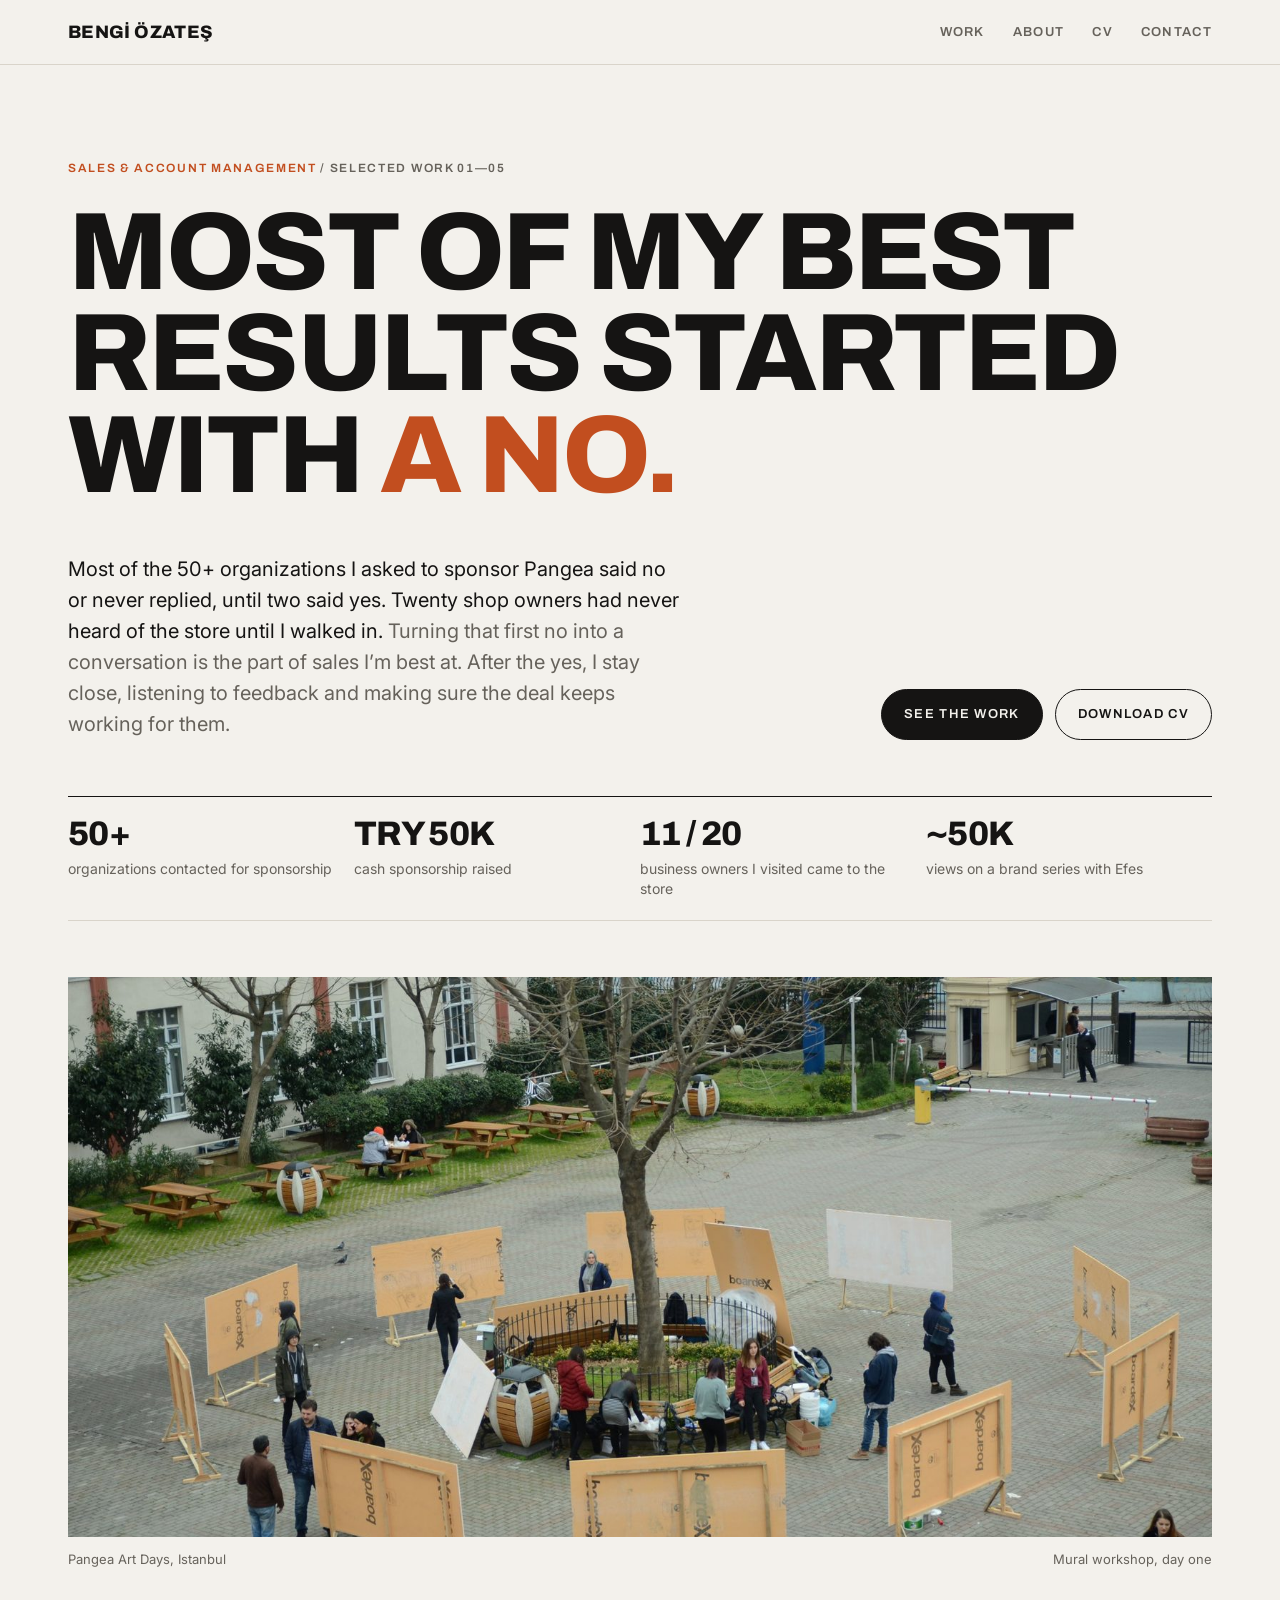
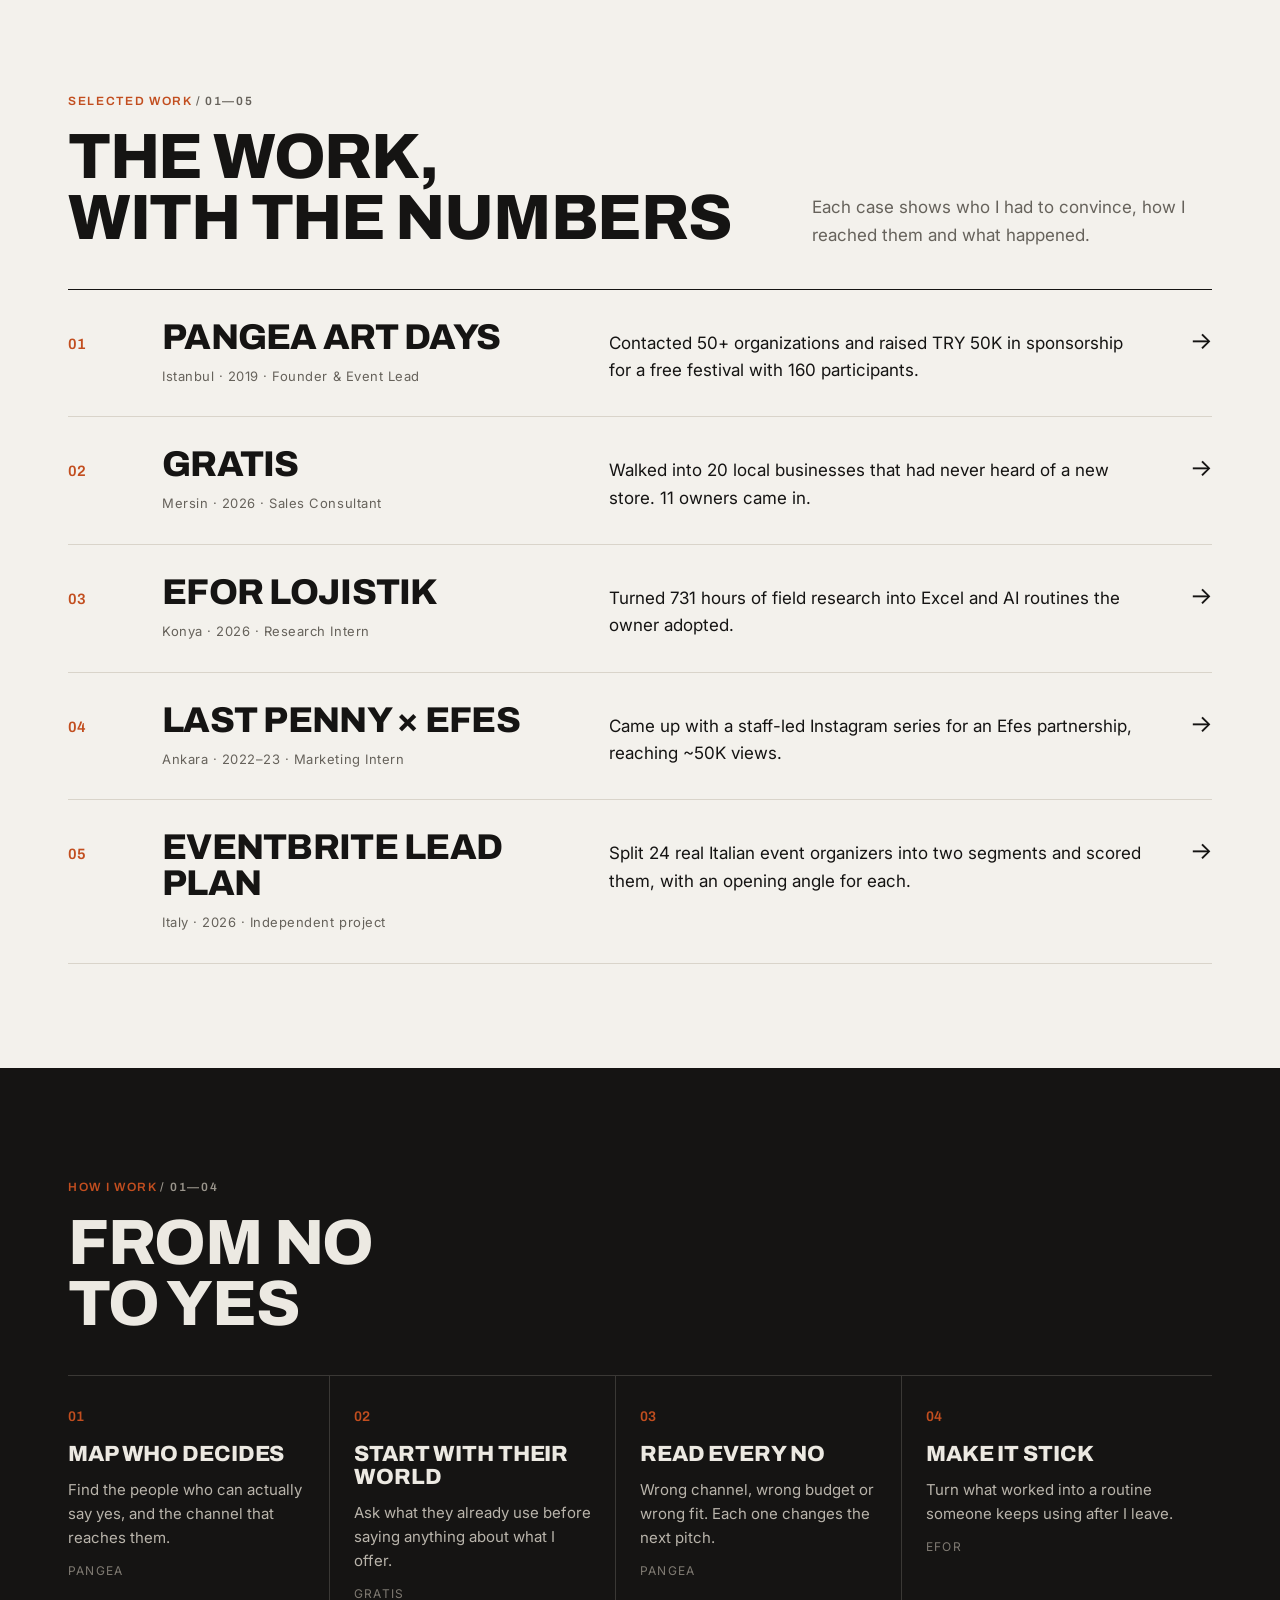
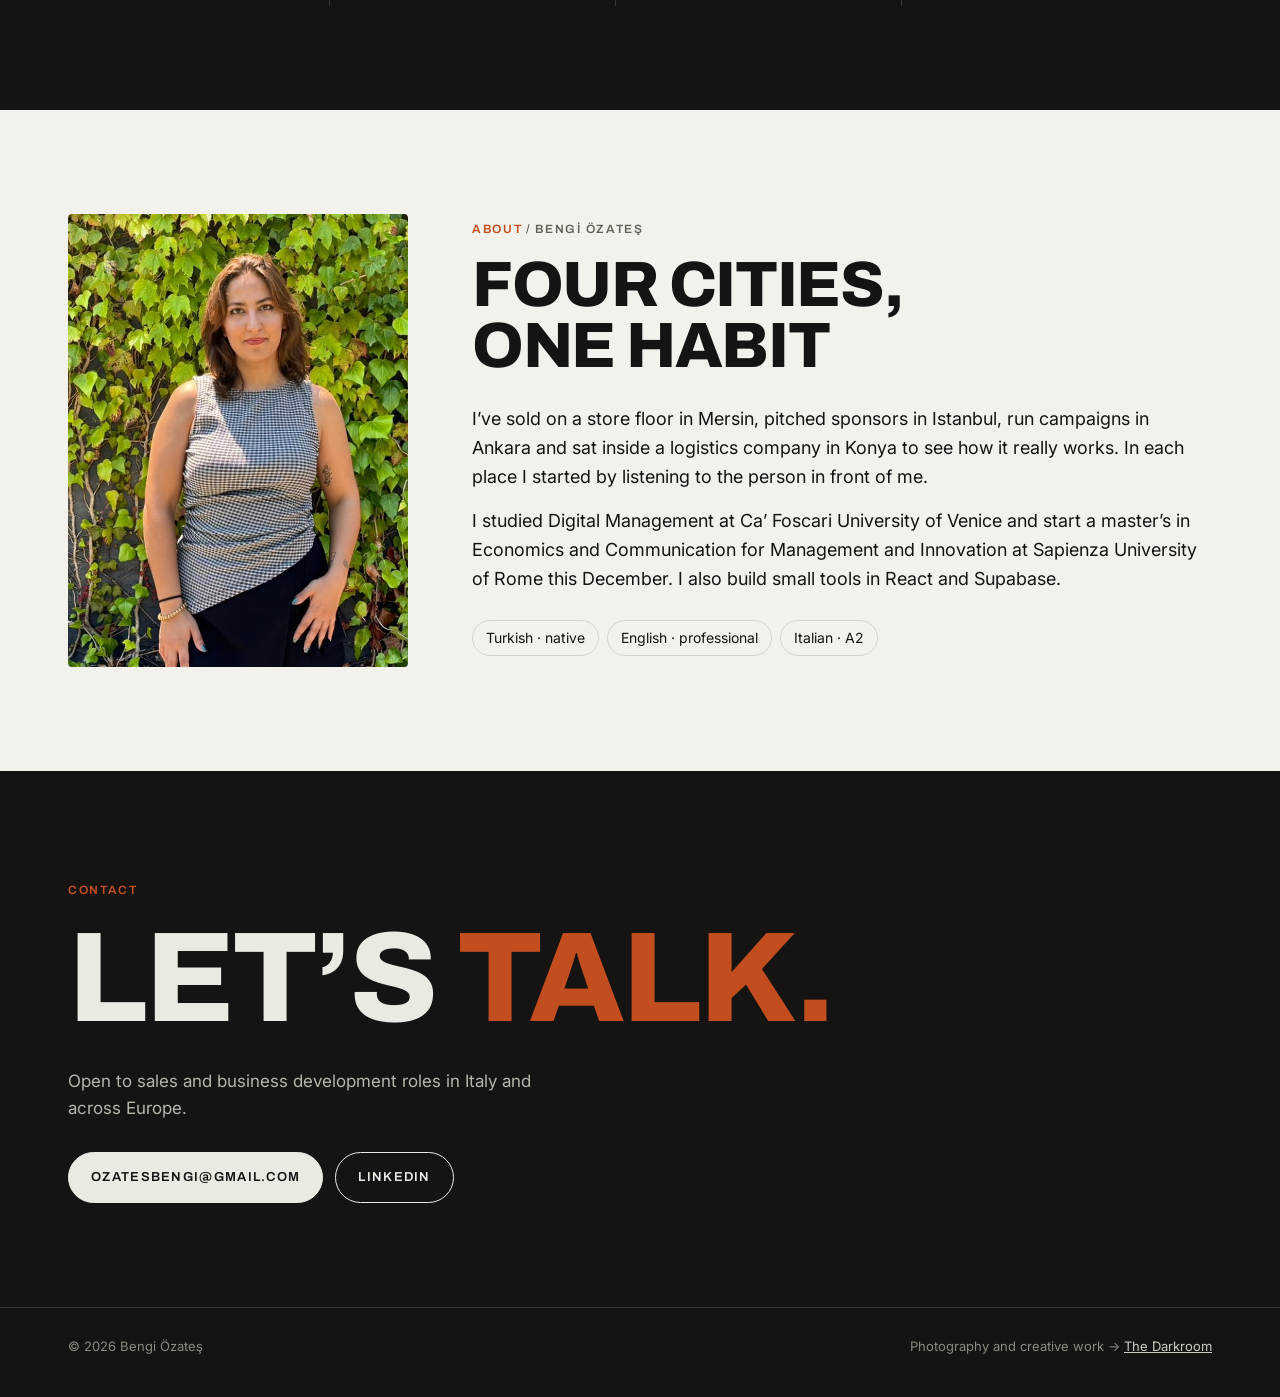
<file: index.html>
<!doctype html>
<html lang="en">
<head>
<meta charset="utf-8">
<meta name="viewport" content="width=device-width, initial-scale=1">
<meta name="referrer" content="strict-origin-when-cross-origin">
<title>Bengi Özateş | Sales &amp; Account Management</title>
<meta name="description" content="Selected work by Bengi Özateş: sponsorship, outreach, retail sales and field research.">
<link rel="preconnect" href="https://fonts.googleapis.com">
<link rel="preconnect" href="https://fonts.gstatic.com" crossorigin>
<link href="https://fonts.googleapis.com/css2?family=Archivo:wght@400;500;600;800&family=Inter:wght@400;500;600&display=swap" rel="stylesheet">
<link rel="stylesheet" href="style.css">
</head>
<body>
<nav>
  <div class="wrap">
    <a class="logo" href="index.html" lang="tr">Bengi Özateş</a>
    <ul>
      <li><a href="index.html#work">Work</a></li>
      <li class="hide"><a href="index.html#about">About</a></li>
      <li><a href="Bengi_Ozates_CV.pdf">CV</a></li>
      <li><a href="index.html#contact">Contact</a></li>
    </ul>
  </div>
</nav>

<header class="hero"><div class="wrap">
  <span class="label"><b>Sales &amp; Account Management</b> / Selected work 01—05</span>
  <h1>Most of my best results started with <span>a no.</span></h1>
  <div class="row">
    <p class="lead">Most of the 50+ organizations I asked to sponsor Pangea said no or never replied, until two said yes. Twenty shop owners had never heard of the store until I walked in. <em>Turning that first no into a conversation is the part of sales I’m best at. After the yes, I stay close, listening to feedback and making sure the deal keeps working for them.</em></p>
    <div class="cta"><a class="btn solid" href="#work">See the work</a><a class="btn" href="Bengi_Ozates_CV.pdf">Download CV</a></div>
  </div>
  <div class="stats">
    <div><b>50+</b><span>organizations contacted for sponsorship</span></div>
    <div><b>TRY 50K</b><span>cash sponsorship raised</span></div>
    <div><b>11 / 20</b><span>business owners I visited came to the store</span></div>
    <div><b>~50K</b><span>views on a brand series with Efes</span></div>
  </div>
</div></header>

<div class="band"><div class="wrap">
  <img src="img/pangea-courtyard.jpg" alt="Mural workshop panels set up in a school courtyard">
  <div class="cap"><span>Pangea Art Days, Istanbul</span><span>Mural workshop, day one</span></div>
</div></div>

<section class="block" id="work"><div class="wrap">
  <div class="head">
    <div><span class="label"><b>Selected work</b> / 01—05</span><h2>The work,<br>with the numbers</h2></div>
    <p>Each case shows who I had to convince, how I reached them and what happened.</p>
  </div>
  <div class="list">
    <a class="item" href="pangea.html"><span class="n">01</span><div><h3>Pangea Art Days</h3><span class="meta">Istanbul · 2019 · Founder &amp; Event Lead</span></div><p>Contacted 50+ organizations and raised TRY 50K in sponsorship for a free festival with 160 participants.</p><span class="arrow">→</span></a>
    <a class="item" href="gratis.html"><span class="n">02</span><div><h3>Gratis</h3><span class="meta">Mersin · 2026 · Sales Consultant</span></div><p>Walked into 20 local businesses that had never heard of a new store. 11 owners came in.</p><span class="arrow">→</span></a>
    <a class="item" href="efor.html"><span class="n">03</span><div><h3>Efor Lojistik</h3><span class="meta">Konya · 2026 · Research Intern</span></div><p>Turned 731 hours of field research into Excel and AI routines the owner adopted.</p><span class="arrow">→</span></a>
    <a class="item" href="lastpenny.html"><span class="n">04</span><div><h3>Last Penny × Efes</h3><span class="meta">Ankara · 2022–23 · Marketing Intern</span></div><p>Came up with a staff-led Instagram series for an Efes partnership, reaching ~50K views.</p><span class="arrow">→</span></a>
    <a class="item" href="eventbrite.html"><span class="n">05</span><div><h3>Eventbrite lead plan</h3><span class="meta">Italy · 2026 · Independent project</span></div><p>Split 24 real Italian event organizers into two segments and scored them, with an opening angle for each.</p><span class="arrow">→</span></a>
  </div>
</div></section>

<section class="block dark" id="how"><div class="wrap">
  <div class="head"><div><span class="label"><b>How I work</b> / 01—04</span><h2>From no<br>to yes</h2></div></div>
  <div class="steps">
    <div class="step"><span class="n">01</span><h4>Map who decides</h4><p>Find the people who can actually say yes, and the channel that reaches them.</p><small>Pangea</small></div>
    <div class="step"><span class="n">02</span><h4>Start with their world</h4><p>Ask what they already use before saying anything about what I offer.</p><small>Gratis</small></div>
    <div class="step"><span class="n">03</span><h4>Read every no</h4><p>Wrong channel, wrong budget or wrong fit. Each one changes the next pitch.</p><small>Pangea</small></div>
    <div class="step"><span class="n">04</span><h4>Make it stick</h4><p>Turn what worked into a routine someone keeps using after I leave.</p><small>Efor</small></div>
  </div>
</div></section>

<section class="block about" id="about"><div class="wrap grid">
  <img src="img/bengi.jpg" alt="Portrait of Bengi Özateş">
  <div>
    <span class="label"><b>About</b> / <span class="name" lang="tr">Bengi Özateş</span></span>
    <h2>Four cities,<br>one habit</h2>
    <p>I’ve sold on a store floor in Mersin, pitched sponsors in Istanbul, run campaigns in Ankara and sat inside a logistics company in Konya to see how it really works. In each place I started by listening to the person in front of me.</p>
    <p>I studied Digital Management at Ca’ Foscari University of Venice and start a master’s in Economics and Communication for Management and Innovation at Sapienza University of Rome this December. I also build small tools in React and Supabase.</p>
    <ul class="chips"><li>Turkish · native</li><li>English · professional</li><li>Italian · A2</li></ul>
  </div>
</div></section>

<section class="block dark contact" id="contact"><div class="wrap">
  <span class="label"><b>Contact</b></span>
  <h2>Let’s <span>talk.</span></h2>
  <p>Open to sales and business development roles in Italy and across Europe.</p>
  <div class="cta" style="justify-content:flex-start">
    <a class="btn solid" href="mailto:ozatesbengi@gmail.com">ozatesbengi@gmail.com</a>
    <a class="btn" href="https://www.linkedin.com/in/bengi-ozates/" target="_blank" rel="noopener noreferrer">LinkedIn</a>
  </div>
</div></section>
<footer>
  <div class="wrap">
    <span>© 2026 Bengi Özateş</span>
    <span>Photography and creative work → <a href="https://bengiozates.github.io/darkroom/">The Darkroom</a></span>
  </div>
</footer>
</body>
</html>
</file>
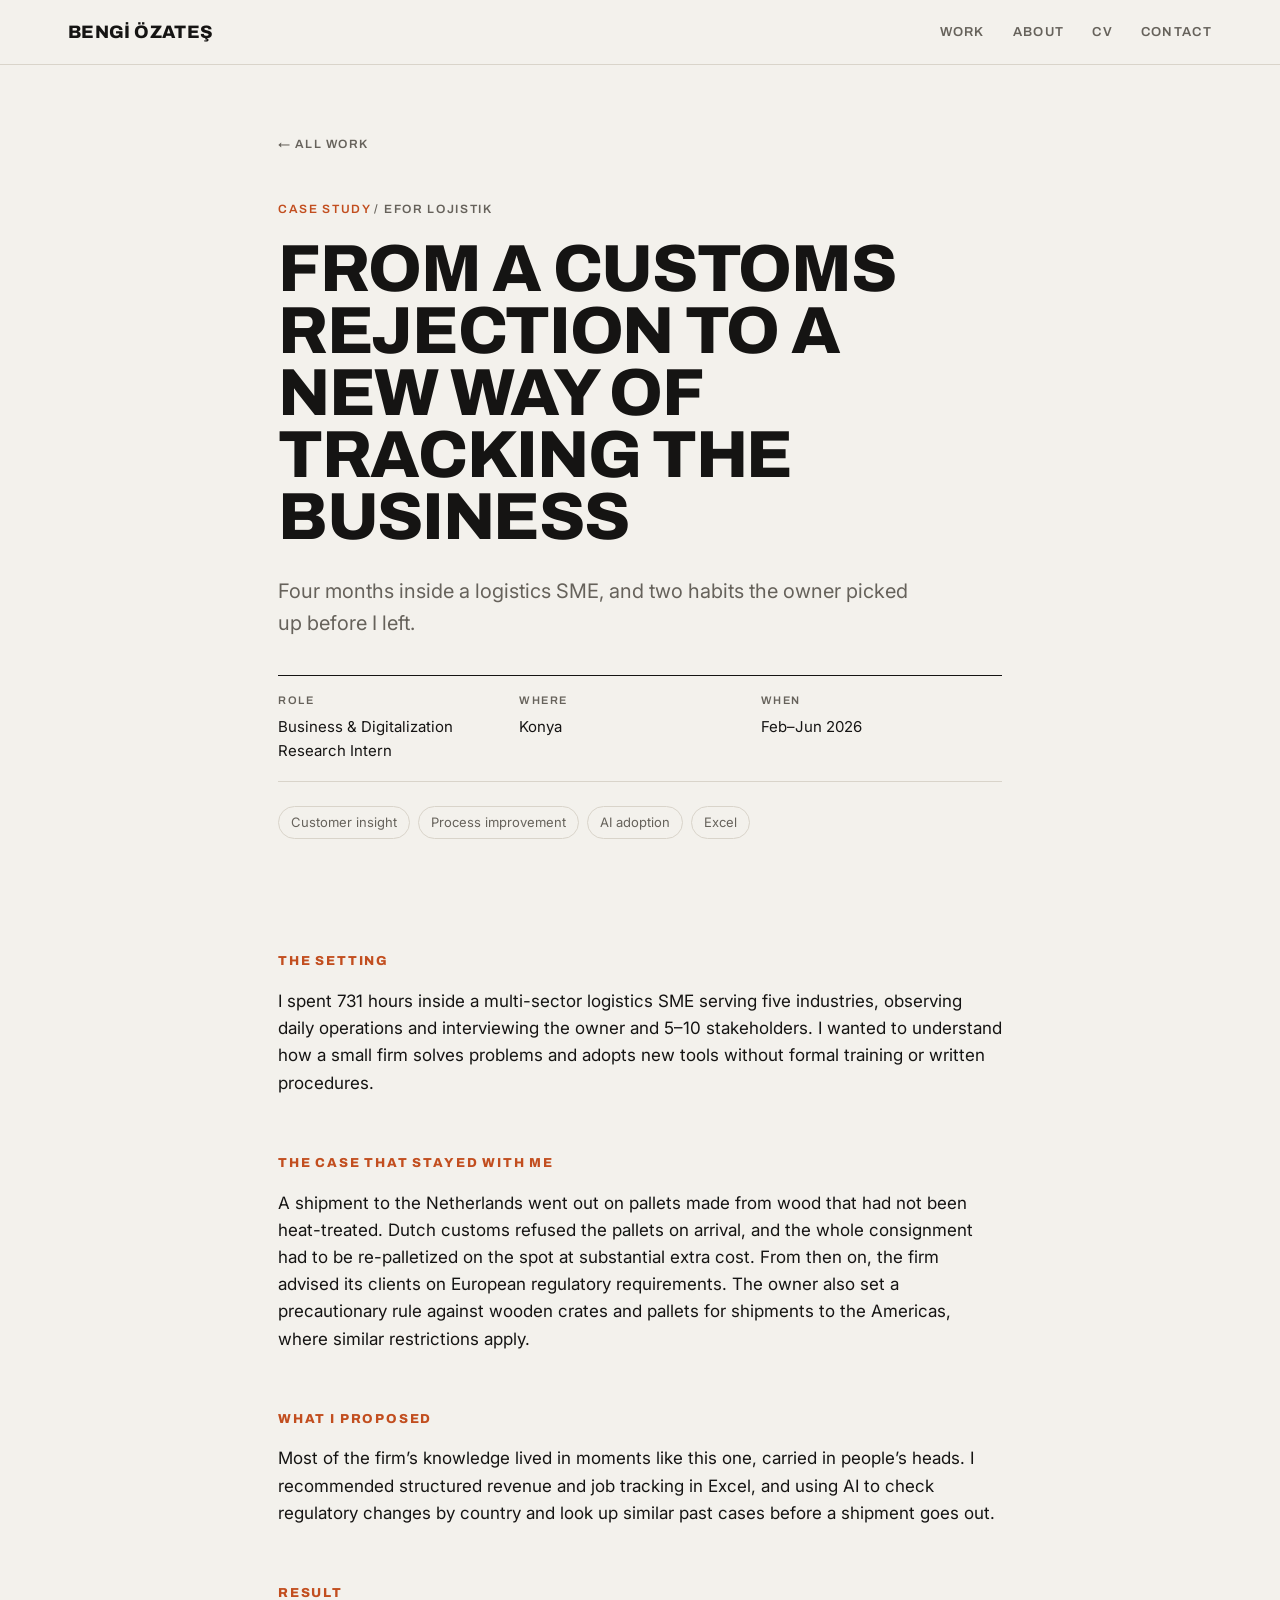
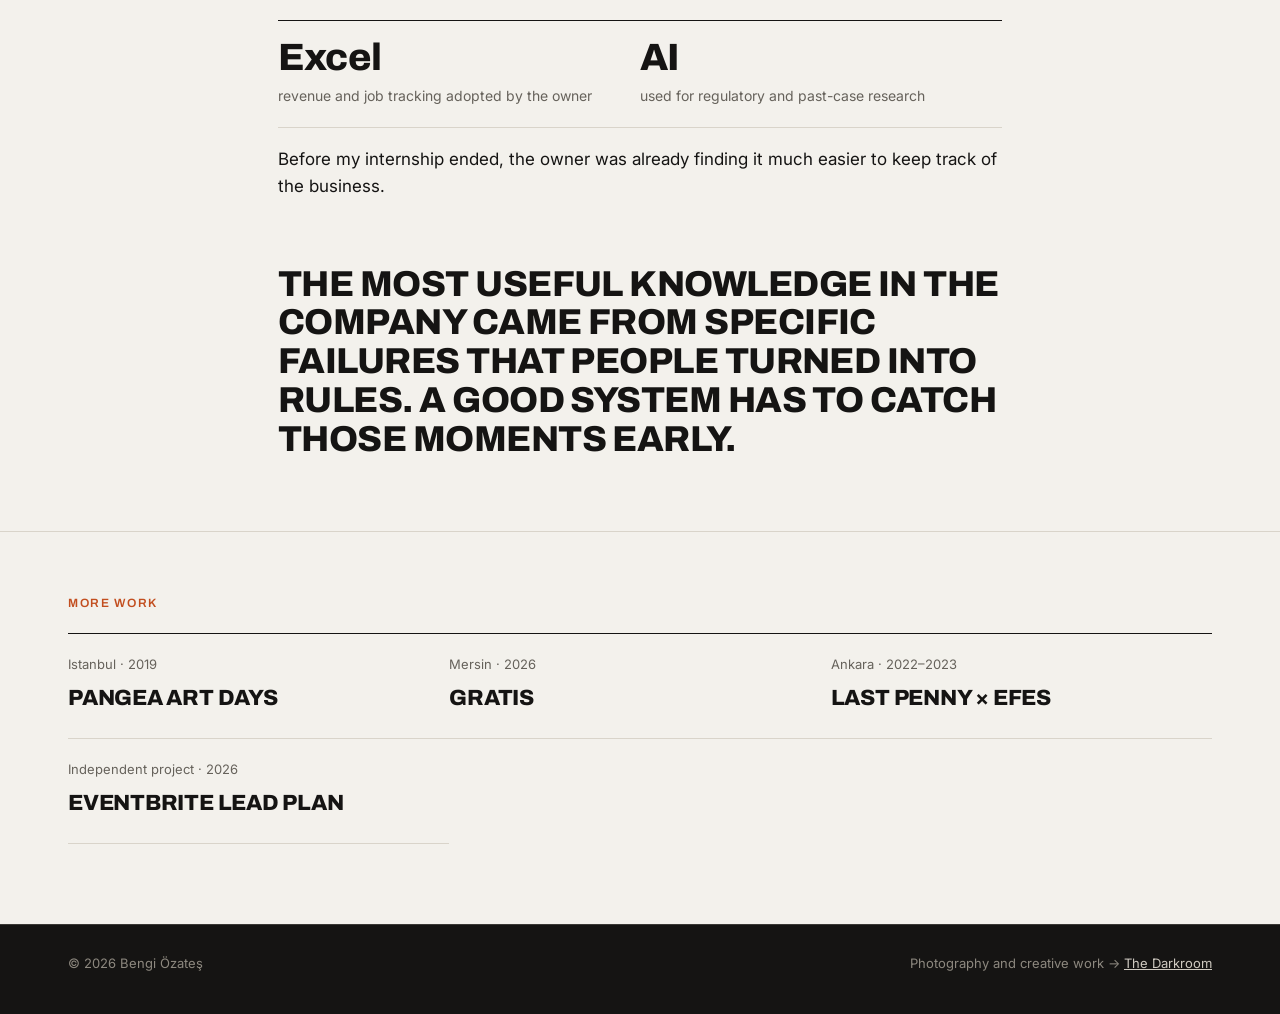
<file: efor.html>
<!doctype html>
<html lang="en">
<head>
<meta charset="utf-8">
<meta name="viewport" content="width=device-width, initial-scale=1">
<meta name="referrer" content="strict-origin-when-cross-origin">
<title>Efor Lojistik | Bengi Özateş</title>
<meta name="description" content="Four months inside a logistics SME, and two habits the owner picked up before I left.">
<link rel="preconnect" href="https://fonts.googleapis.com">
<link rel="preconnect" href="https://fonts.gstatic.com" crossorigin>
<link href="https://fonts.googleapis.com/css2?family=Archivo:wght@400;500;600;800&family=Inter:wght@400;500;600&display=swap" rel="stylesheet">
<link rel="stylesheet" href="style.css">
</head>
<body>
<nav>
  <div class="wrap">
    <a class="logo" href="index.html" lang="tr">Bengi Özateş</a>
    <ul>
      <li><a href="index.html#work">Work</a></li>
      <li class="hide"><a href="index.html#about">About</a></li>
      <li><a href="Bengi_Ozates_CV.pdf">CV</a></li>
      <li><a href="index.html#contact">Contact</a></li>
    </ul>
  </div>
</nav>

<header class="case-hero">
  <div class="narrow">
    <a class="back" href="index.html#work">← All work</a><br>
    <span class="label"><b>Case study</b> / Efor Lojistik</span>
    <h1>From a customs rejection to a new way of tracking the business</h1>
    <p class="sub">Four months inside a logistics SME, and two habits the owner picked up before I left.</p>
    <dl class="facts">
      <div><dt>Role</dt><dd>Business &amp; Digitalization Research Intern</dd></div>
      <div><dt>Where</dt><dd>Konya</dd></div>
      <div><dt>When</dt><dd>Feb–Jun 2026</dd></div>
    </dl>
    <ul class="tags"><li>Customer insight</li><li>Process improvement</li><li>AI adoption</li><li>Excel</li></ul>
    
  </div>
</header>
<article class="case-body">
  <div class="narrow">
    
    <h3>The setting</h3>
    <p>I spent 731 hours inside a multi-sector logistics SME serving five industries, observing daily operations and interviewing the owner and 5–10 stakeholders. I wanted to understand how a small firm solves problems and adopts new tools without formal training or written procedures.</p>

    <h3>The case that stayed with me</h3>
    <p>A shipment to the Netherlands went out on pallets made from wood that had not been heat-treated. Dutch customs refused the pallets on arrival, and the whole consignment had to be re-palletized on the spot at substantial extra cost. From then on, the firm advised its clients on European regulatory requirements. The owner also set a precautionary rule against wooden crates and pallets for shipments to the Americas, where similar restrictions apply.</p>

    <h3>What I proposed</h3>
    <p>Most of the firm’s knowledge lived in moments like this one, carried in people’s heads. I recommended structured revenue and job tracking in Excel, and using AI to check regulatory changes by country and look up similar past cases before a shipment goes out.</p>

    <h3>Result</h3>
    <div class="result two">
      <div><b>Excel</b><span>revenue and job tracking adopted by the owner</span></div>
      <div><b>AI</b><span>used for regulatory and past-case research</span></div>
    </div>
    <p style="margin-top:18px">Before my internship ended, the owner was already finding it much easier to keep track of the business.</p>

    <p class="quote">The most useful knowledge in the company came from specific failures that people turned into rules. A good system has to catch those moments early.</p>

  </div>
</article>
<section class="next">
  <div class="wrap">
    <span class="label"><b>More work</b></span>
    <div class="row">
      <a href="pangea.html"><small>Istanbul · 2019</small><strong>Pangea Art Days</strong></a>
      <a href="gratis.html"><small>Mersin · 2026</small><strong>Gratis</strong></a>
      <a href="lastpenny.html"><small>Ankara · 2022–2023</small><strong>Last Penny × Efes</strong></a>
      <a href="eventbrite.html"><small>Independent project · 2026</small><strong>Eventbrite lead plan</strong></a>
    </div>
  </div>
</section>
<footer>
  <div class="wrap">
    <span>© 2026 Bengi Özateş</span>
    <span>Photography and creative work → <a href="https://bengiozates.github.io/darkroom/">The Darkroom</a></span>
  </div>
</footer>
</body>
</html>
</file>
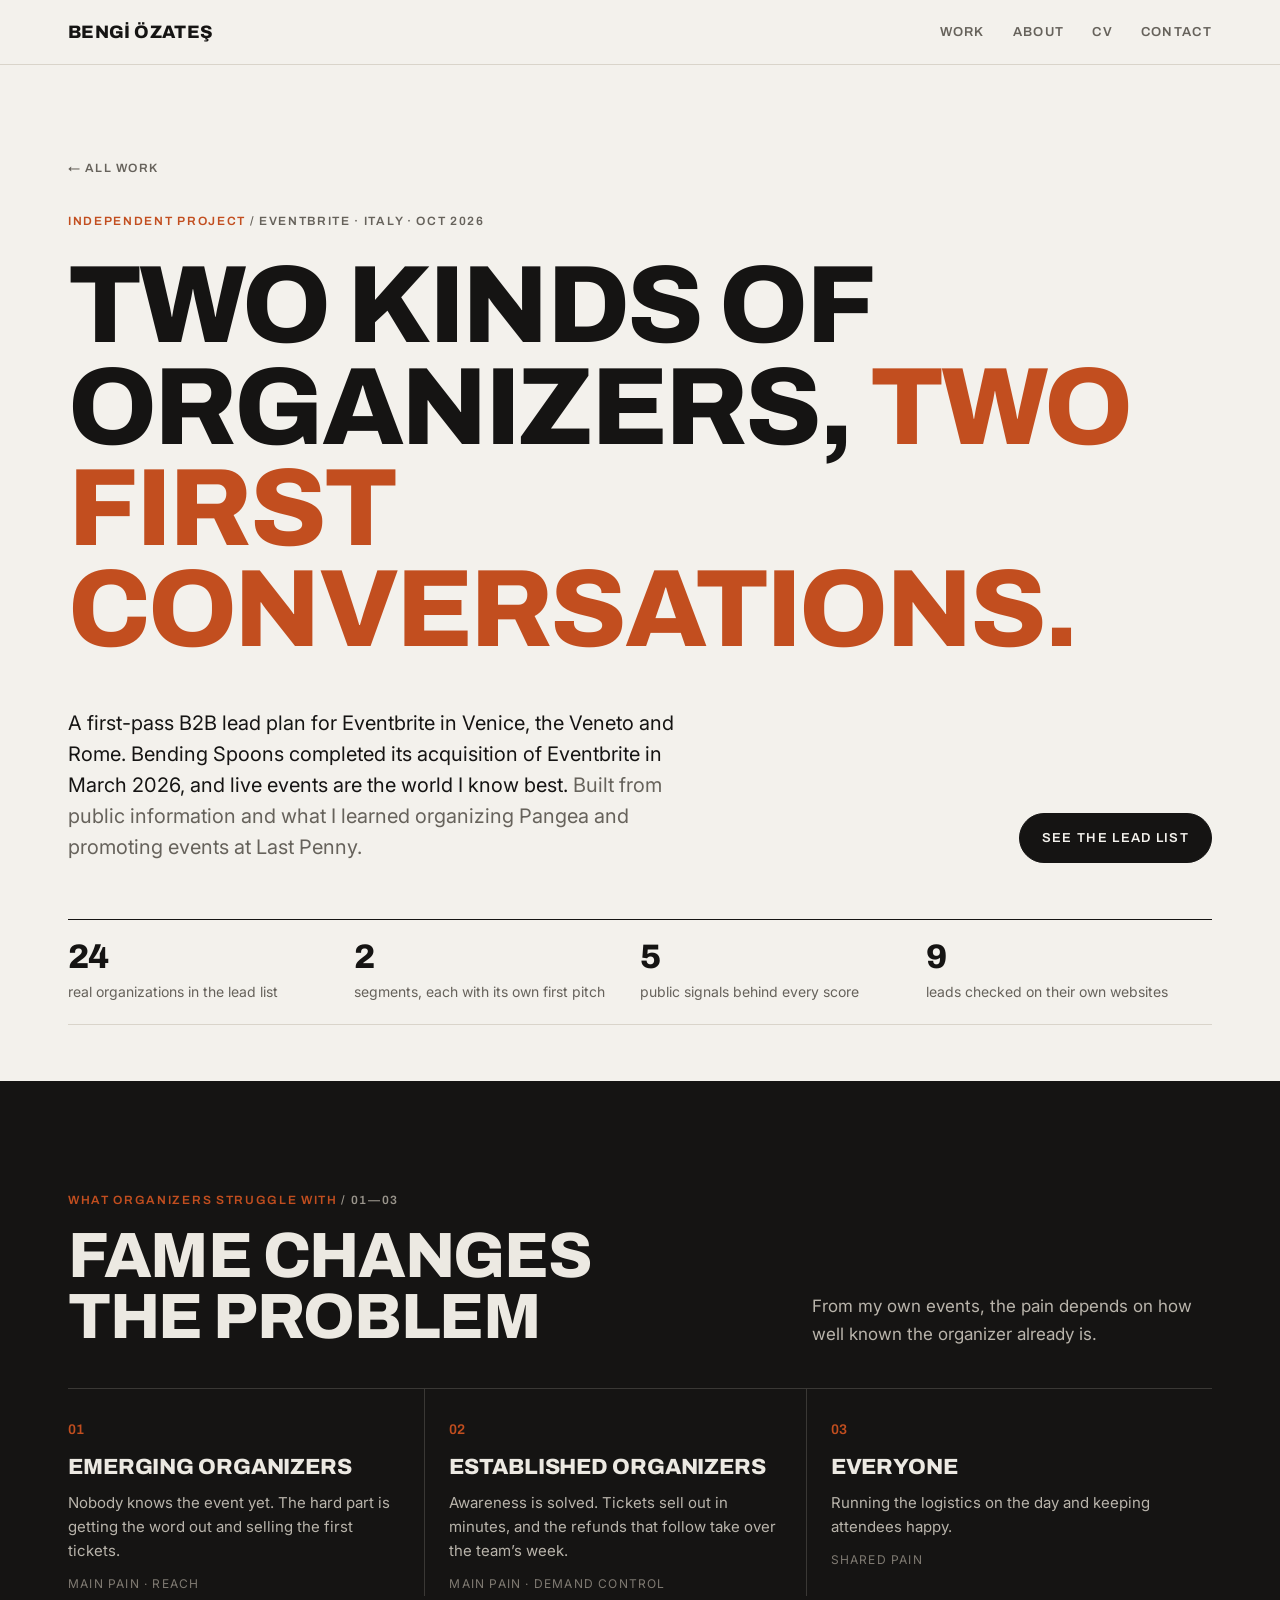
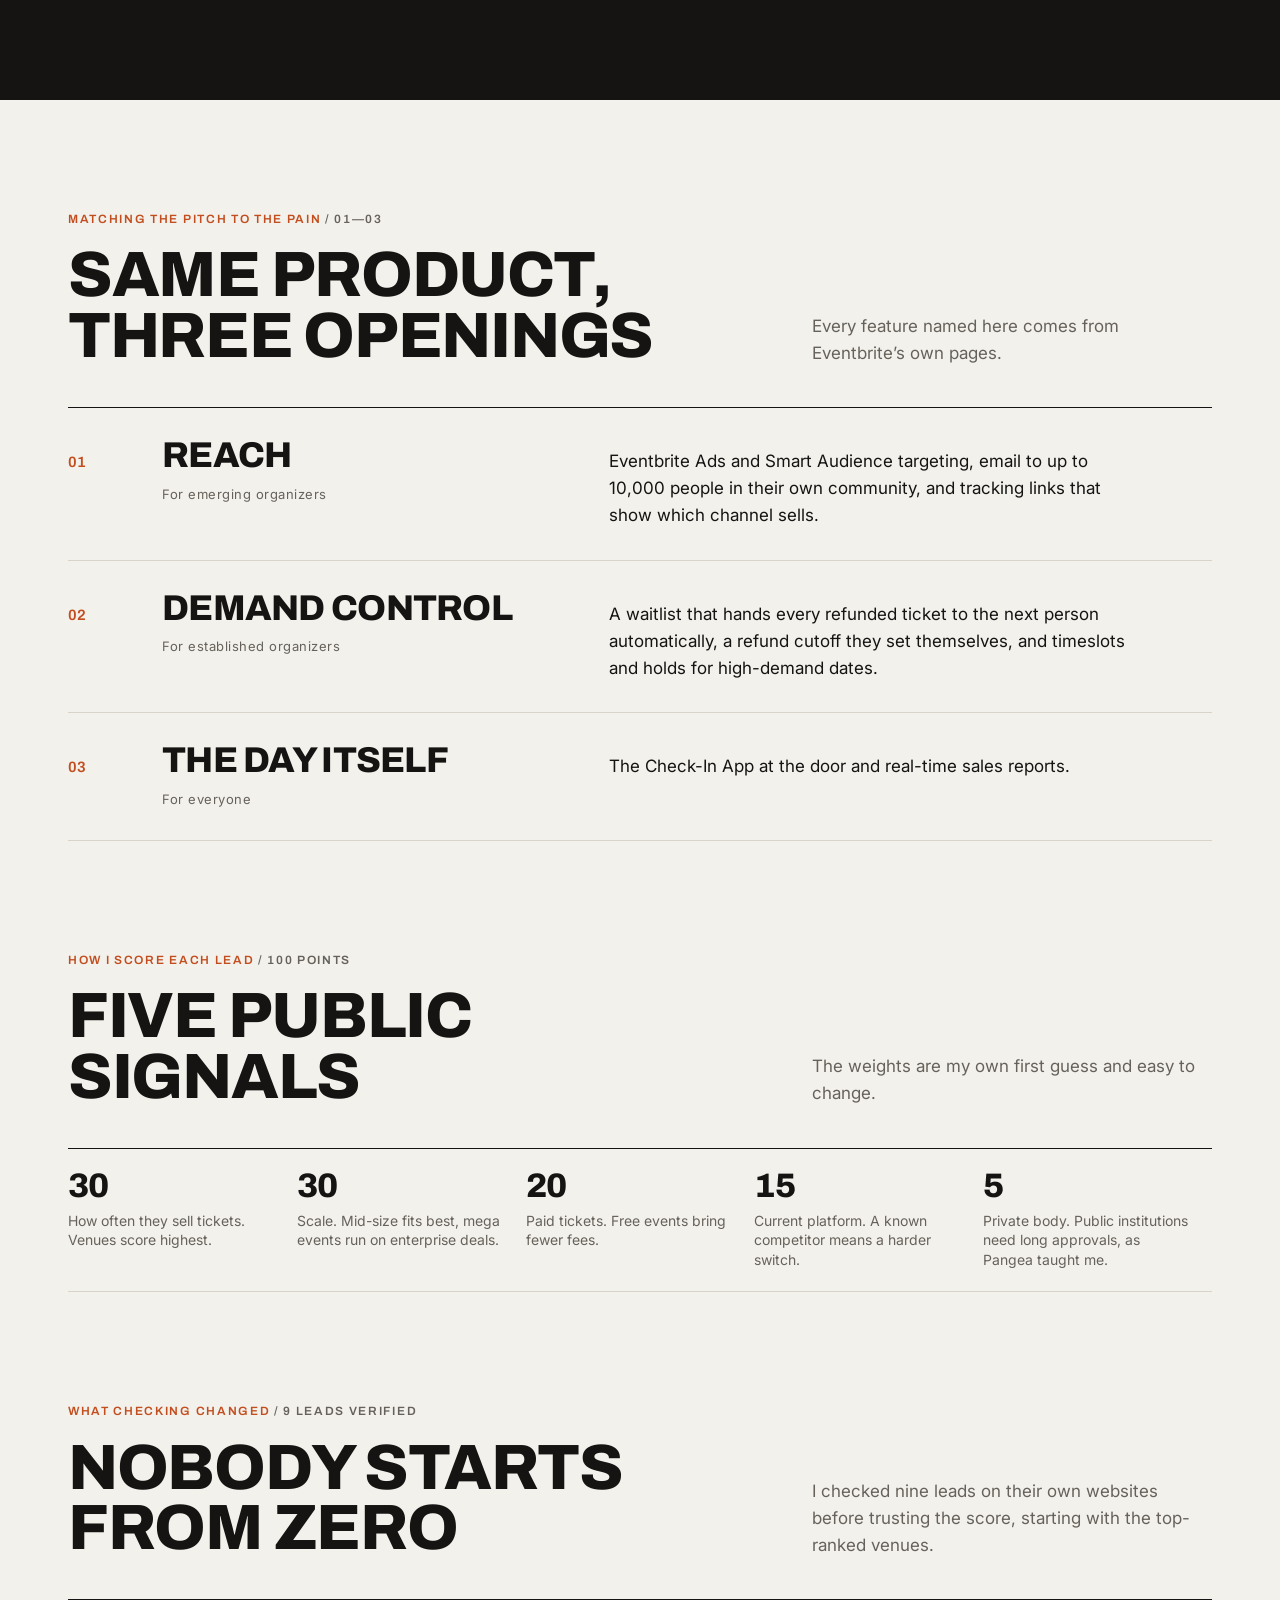
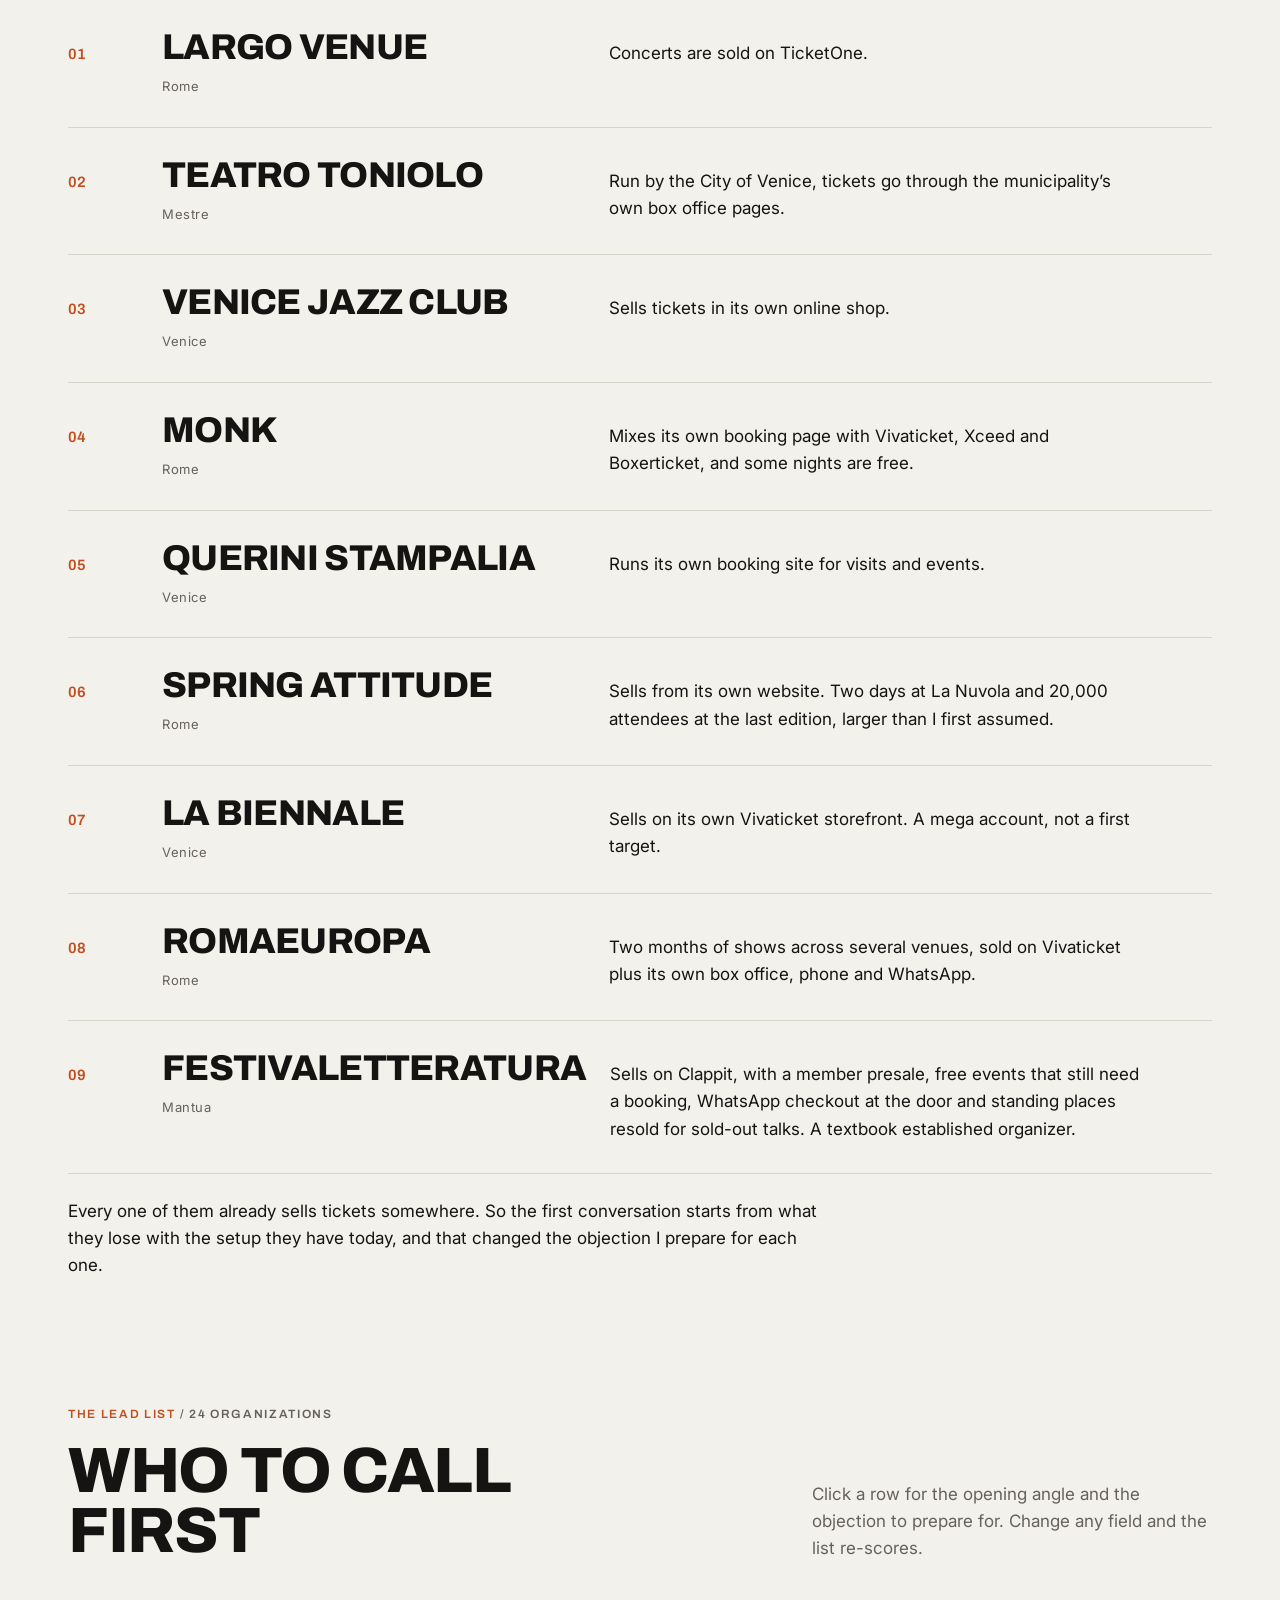
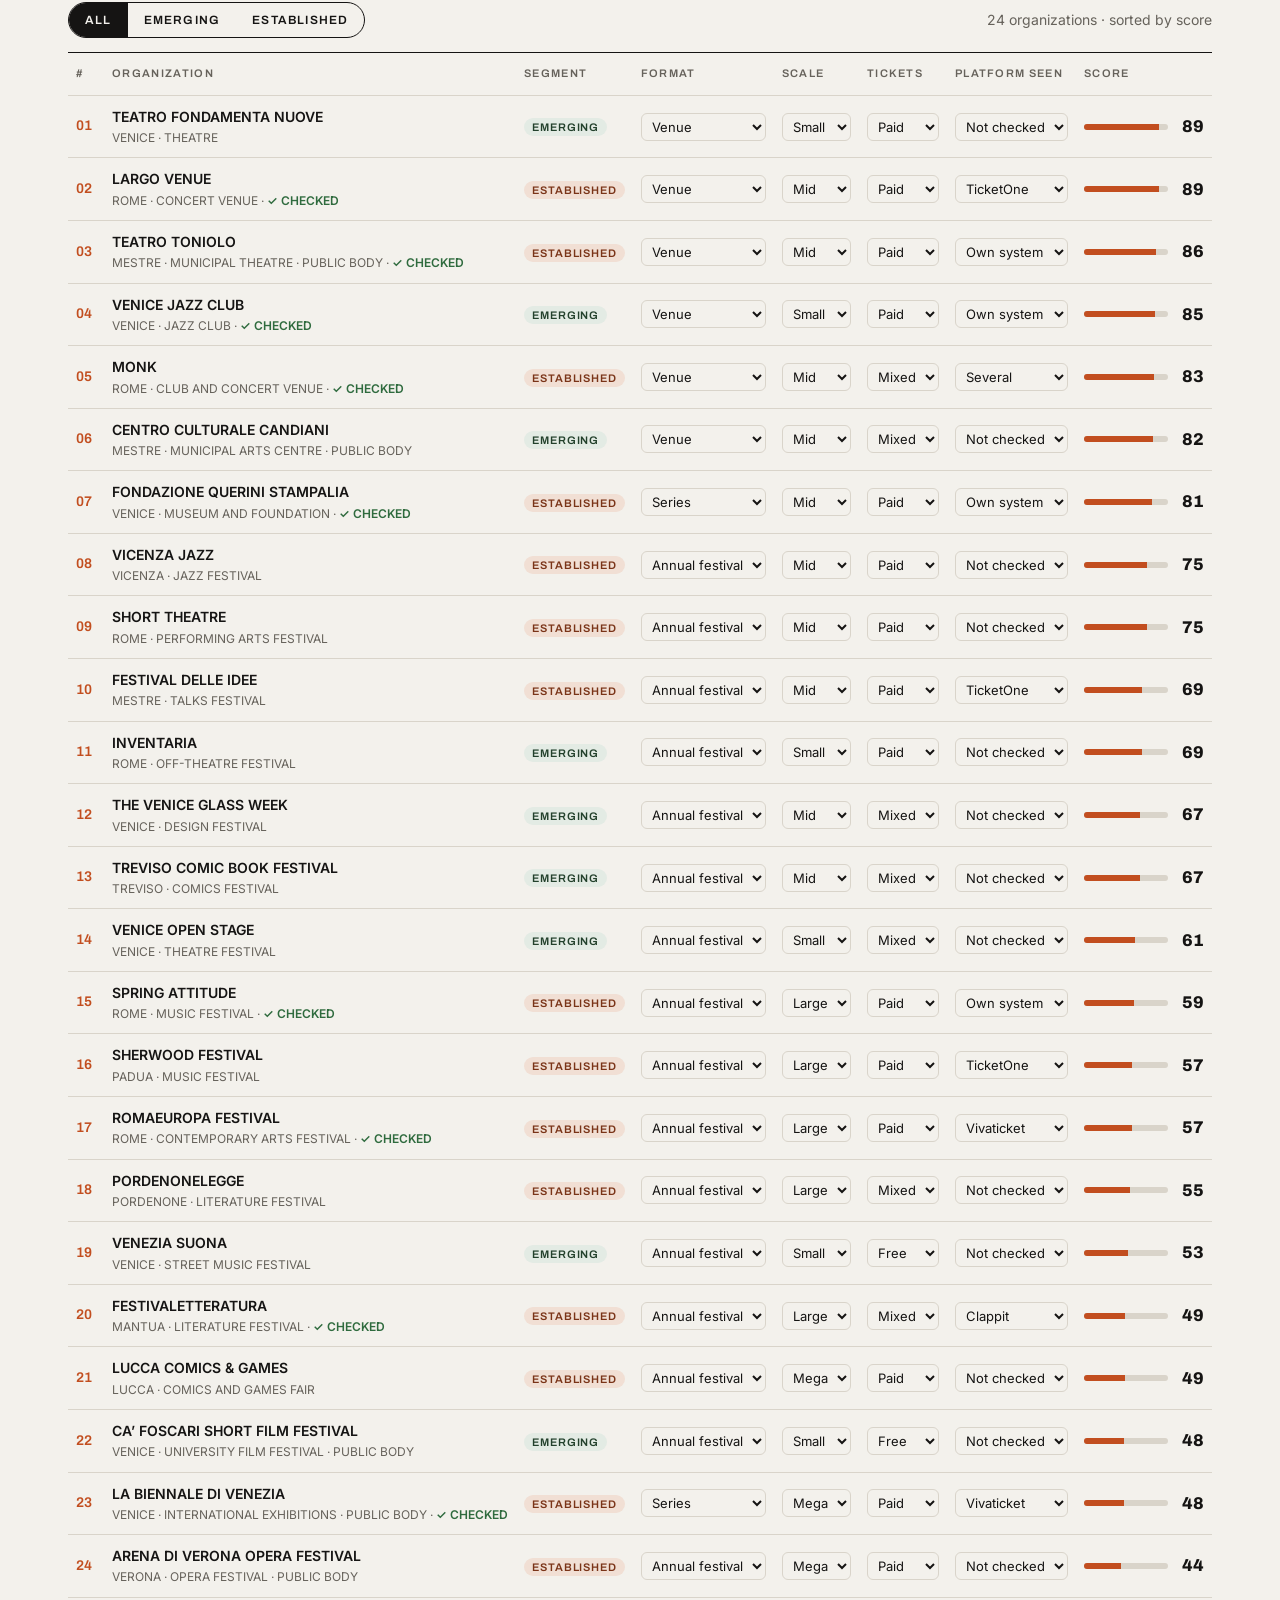
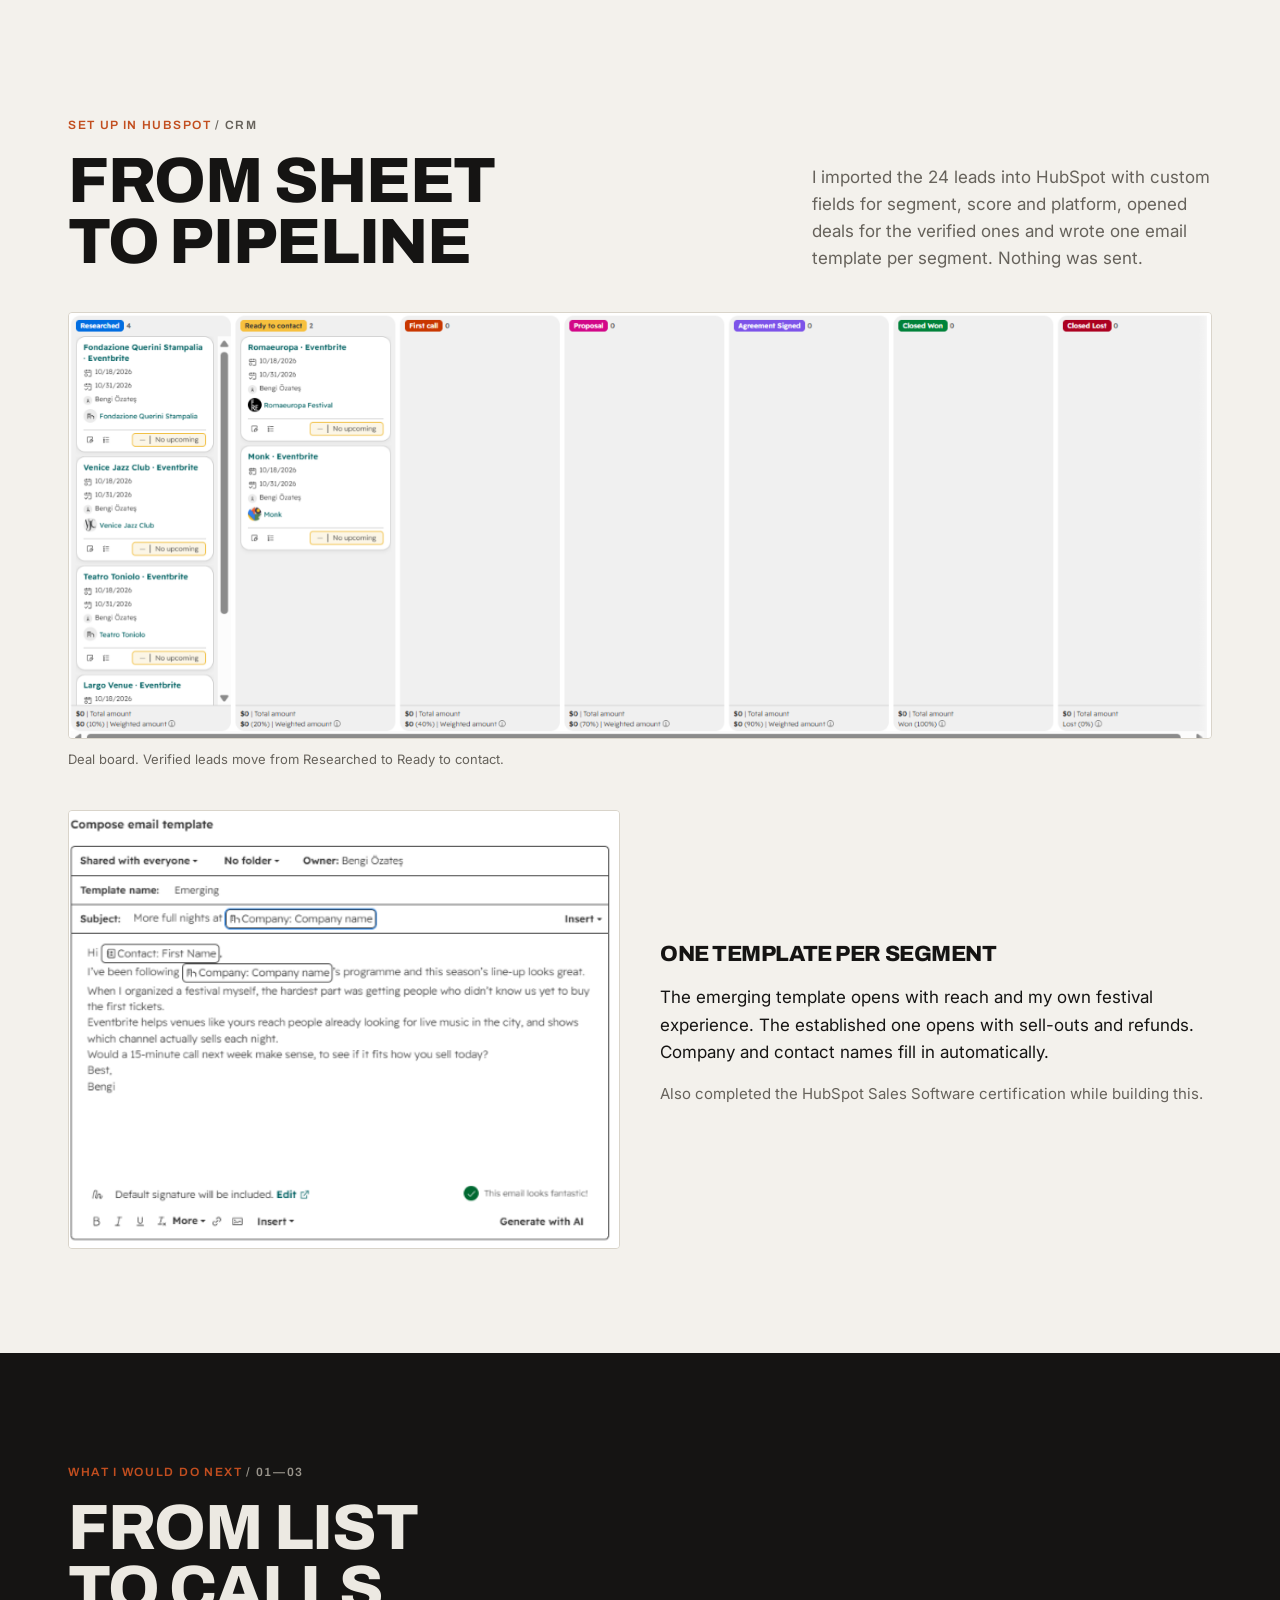
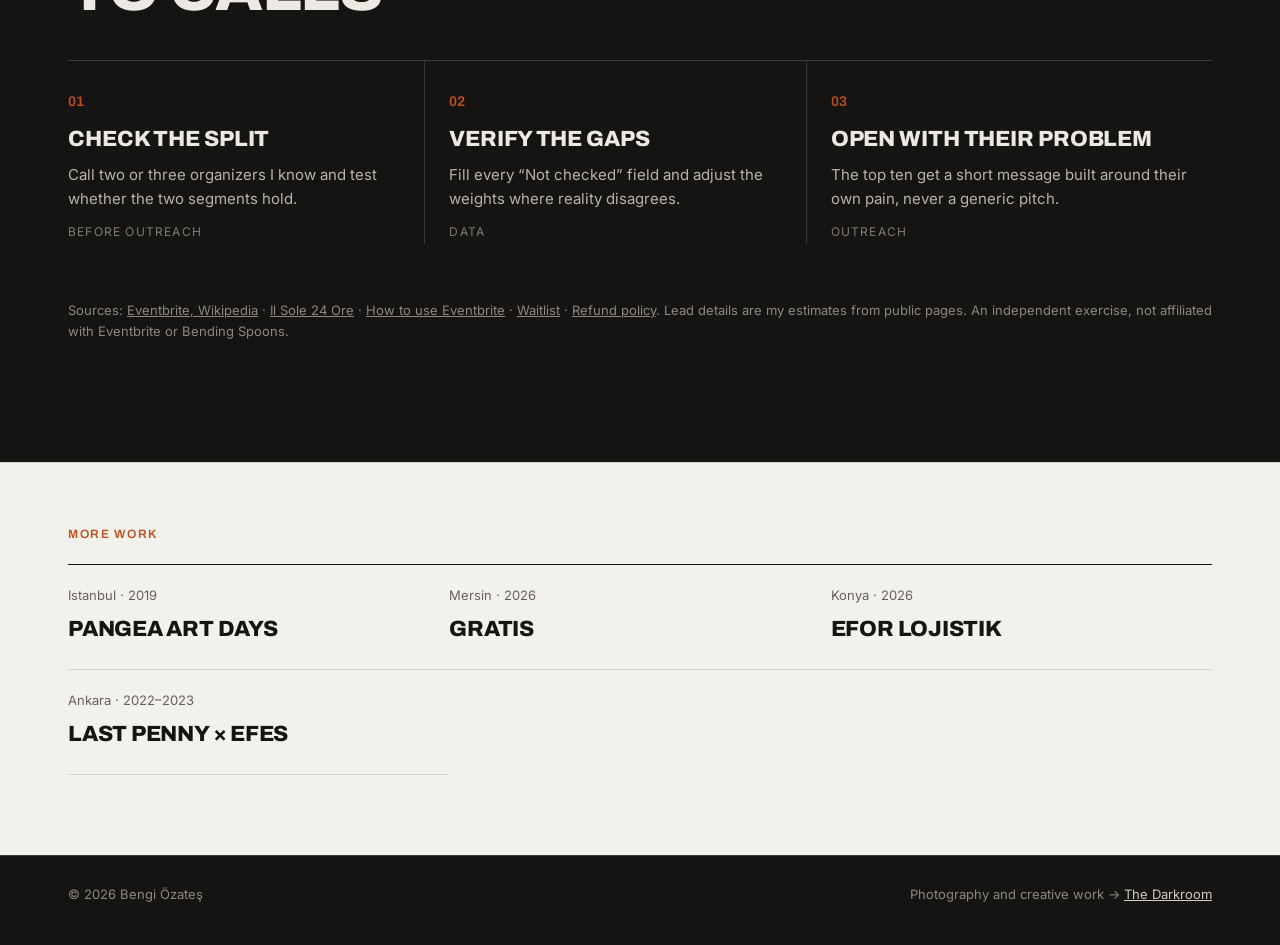
<file: eventbrite.html>
<!doctype html>
<html lang="en">
<head>
<meta charset="utf-8">
<meta name="viewport" content="width=device-width, initial-scale=1">
<meta name="referrer" content="strict-origin-when-cross-origin">
<title>Eventbrite lead plan | Bengi Özateş</title>
<meta name="description" content="A first-pass B2B lead plan for Eventbrite in Italy.">
<link rel="preconnect" href="https://fonts.googleapis.com">
<link rel="preconnect" href="https://fonts.gstatic.com" crossorigin>
<link href="https://fonts.googleapis.com/css2?family=Archivo:wght@400;500;600;800&family=Inter:wght@400;500;600&display=swap" rel="stylesheet">
<link rel="stylesheet" href="style.css">
<style>
.hero .back{display:inline-block;font-family:var(--display);font-size:12px;font-weight:600;letter-spacing:.12em;text-transform:uppercase;color:var(--muted);margin-bottom:28px}
.steps.three{grid-template-columns:repeat(3,1fr)}
.stats.five{grid-template-columns:repeat(5,1fr);margin-top:0}
.hs-row{display:grid;grid-template-columns:1fr 1fr;gap:40px;align-items:center;margin-top:40px}
.item.static:hover{background:none;padding-left:0;padding-right:0}
@media (max-width:820px){.hs-row{grid-template-columns:1fr}.hero h1{font-size:36px;overflow-wrap:anywhere}.steps.three{grid-template-columns:1fr}.stats.five{grid-template-columns:1fr 1fr}}
</style>
</head>
<body>
<nav>
  <div class="wrap">
    <a class="logo" href="index.html" lang="tr">Bengi Özateş</a>
    <ul>
      <li><a href="index.html#work">Work</a></li>
      <li class="hide"><a href="index.html#about">About</a></li>
      <li><a href="Bengi_Ozates_CV.pdf">CV</a></li>
      <li><a href="index.html#contact">Contact</a></li>
    </ul>
  </div>
</nav>

<header class="hero"><div class="wrap">
  <a class="back" href="index.html#work">← All work</a><br>
  <span class="label"><b>Independent project</b> / Eventbrite · Italy · Oct 2026</span>
  <h1>Two kinds of organizers, <span>two first conversations.</span></h1>
  <div class="row">
    <p class="lead">A first-pass B2B lead plan for Eventbrite in Venice, the Veneto and Rome. Bending Spoons completed its acquisition of Eventbrite in March 2026, and live events are the world I know best. <em>Built from public information and what I learned organizing Pangea and promoting events at Last Penny.</em></p>
    <div class="cta"><a class="btn solid" href="#leads">See the lead list</a></div>
  </div>
  <div class="stats">
    <div><b>24</b><span>real organizations in the lead list</span></div>
    <div><b>2</b><span>segments, each with its own first pitch</span></div>
    <div><b>5</b><span>public signals behind every score</span></div>
    <div><b>9</b><span>leads checked on their own websites</span></div>
  </div>
</div></header>

<section class="block dark"><div class="wrap">
  <div class="head"><div><span class="label"><b>What organizers struggle with</b> / 01—03</span><h2>Fame changes<br>the problem</h2></div>
  <p style="color:#b9b4ab">From my own events, the pain depends on how well known the organizer already is.</p></div>
  <div class="steps three">
    <div class="step"><span class="n">01</span><h4>Emerging organizers</h4><p>Nobody knows the event yet. The hard part is getting the word out and selling the first tickets.</p><small>Main pain · reach</small></div>
    <div class="step"><span class="n">02</span><h4>Established organizers</h4><p>Awareness is solved. Tickets sell out in minutes, and the refunds that follow take over the team’s week.</p><small>Main pain · demand control</small></div>
    <div class="step"><span class="n">03</span><h4>Everyone</h4><p>Running the logistics on the day and keeping attendees happy.</p><small>Shared pain</small></div>
  </div>
</div></section>

<section class="block"><div class="wrap">
  <div class="head"><div><span class="label"><b>Matching the pitch to the pain</b> / 01—03</span><h2>Same product,<br>three openings</h2></div>
  <p>Every feature named here comes from Eventbrite’s own pages.</p></div>
  <div class="list">
    <div class="item static"><span class="n">01</span><div><h3>Reach</h3><span class="meta">For emerging organizers</span></div><p>Eventbrite Ads and Smart Audience targeting, email to up to 10,000 people in their own community, and tracking links that show which channel sells.</p><span></span></div>
    <div class="item static"><span class="n">02</span><div><h3>Demand control</h3><span class="meta">For established organizers</span></div><p>A waitlist that hands every refunded ticket to the next person automatically, a refund cutoff they set themselves, and timeslots and holds for high-demand dates.</p><span></span></div>
    <div class="item static"><span class="n">03</span><div><h3>The day itself</h3><span class="meta">For everyone</span></div><p>The Check-In App at the door and real-time sales reports.</p><span></span></div>
  </div>
</div></section>

<section class="block" style="padding-top:0"><div class="wrap">
  <div class="head"><div><span class="label"><b>How I score each lead</b> / 100 points</span><h2>Five public<br>signals</h2></div>
  <p>The weights are my own first guess and easy to change.</p></div>
  <div class="stats five">
    <div><b>30</b><span>How often they sell tickets. Venues score highest.</span></div>
    <div><b>30</b><span>Scale. Mid-size fits best, mega events run on enterprise deals.</span></div>
    <div><b>20</b><span>Paid tickets. Free events bring fewer fees.</span></div>
    <div><b>15</b><span>Current platform. A known competitor means a harder switch.</span></div>
    <div><b>5</b><span>Private body. Public institutions need long approvals, as Pangea taught me.</span></div>
  </div>
</div></section>

<section class="block" style="padding-top:0"><div class="wrap">
  <div class="head"><div><span class="label"><b>What checking changed</b> / 9 leads verified</span><h2>Nobody starts<br>from zero</h2></div>
  <p>I checked nine leads on their own websites before trusting the score, starting with the top-ranked venues.</p></div>
  <div class="list">
    <div class="item static"><span class="n">01</span><div><h3>Largo Venue</h3><span class="meta">Rome</span></div><p>Concerts are sold on TicketOne.</p><span></span></div>
    <div class="item static"><span class="n">02</span><div><h3>Teatro Toniolo</h3><span class="meta">Mestre</span></div><p>Run by the City of Venice, tickets go through the municipality’s own box office pages.</p><span></span></div>
    <div class="item static"><span class="n">03</span><div><h3>Venice Jazz Club</h3><span class="meta">Venice</span></div><p>Sells tickets in its own online shop.</p><span></span></div>
    <div class="item static"><span class="n">04</span><div><h3>Monk</h3><span class="meta">Rome</span></div><p>Mixes its own booking page with Vivaticket, Xceed and Boxerticket, and some nights are free.</p><span></span></div>
    <div class="item static"><span class="n">05</span><div><h3>Querini Stampalia</h3><span class="meta">Venice</span></div><p>Runs its own booking site for visits and events.</p><span></span></div>
    <div class="item static"><span class="n">06</span><div><h3>Spring Attitude</h3><span class="meta">Rome</span></div><p>Sells from its own website. Two days at La Nuvola and 20,000 attendees at the last edition, larger than I first assumed.</p><span></span></div>
    <div class="item static"><span class="n">07</span><div><h3>La Biennale</h3><span class="meta">Venice</span></div><p>Sells on its own Vivaticket storefront. A mega account, not a first target.</p><span></span></div>
    <div class="item static"><span class="n">08</span><div><h3>Romaeuropa</h3><span class="meta">Rome</span></div><p>Two months of shows across several venues, sold on Vivaticket plus its own box office, phone and WhatsApp.</p><span></span></div>
    <div class="item static"><span class="n">09</span><div><h3>Festivaletteratura</h3><span class="meta">Mantua</span></div><p>Sells on Clappit, with a member presale, free events that still need a booking, WhatsApp checkout at the door and standing places resold for sold-out talks. A textbook established organizer.</p><span></span></div>
  </div>
  <p style="margin-top:24px;max-width:760px">Every one of them already sells tickets somewhere. So the first conversation starts from what they lose with the setup they have today, and that changed the objection I prepare for each one.</p>
</div></section>

<section class="block" id="leads" style="padding-top:0"><div class="wrap">
  <div class="head"><div><span class="label"><b>The lead list</b> / 24 organizations</span><h2>Who to call<br>first</h2></div>
  <p>Click a row for the opening angle and the objection to prepare for. Change any field and the list re-scores.</p></div>
  <div class="tool">
    <div class="controls">
      <div class="seg" role="group" aria-label="Segment filter">
        <button data-f="All" class="on">All</button><button data-f="Emerging">Emerging</button><button data-f="Established">Established</button>
      </div>
      <span class="count" id="count"></span>
    </div>
    <div class="tbl" id="tbl"></div>
  </div>
</div></section>

<section class="block" style="padding-top:0"><div class="wrap">
  <div class="head"><div><span class="label"><b>Set up in HubSpot</b> / CRM</span><h2>From sheet<br>to pipeline</h2></div>
  <p>I imported the 24 leads into HubSpot with custom fields for segment, score and platform, opened deals for the verified ones and wrote one email template per segment. Nothing was sent.</p></div>
  <figure style="margin:0"><img src="img/hubspot-pipeline.png" alt="HubSpot deal board with the verified leads in Researched and Ready to contact" style="width:100%;border:1px solid var(--line);border-radius:4px"><figcaption style="font-size:13px;color:var(--muted);margin-top:10px">Deal board. Verified leads move from Researched to Ready to contact.</figcaption></figure>
  <div class="hs-row">
    <figure style="margin:0"><img src="img/hubspot-template.png" alt="HubSpot email template for emerging organizers with personalization tokens" style="width:100%;border:1px solid var(--line);border-radius:4px"></figure>
    <div><h4 style="font-family:var(--display);font-weight:800;text-transform:uppercase;font-size:22px;margin:0 0 12px">One template per segment</h4><p>The emerging template opens with reach and my own festival experience. The established one opens with sell-outs and refunds. Company and contact names fill in automatically.</p><p style="color:var(--muted);font-size:15px">Also completed the HubSpot Sales Software certification while building this.</p></div>
  </div>
</div></section>

<section class="block dark"><div class="wrap">
  <div class="head"><div><span class="label"><b>What I would do next</b> / 01—03</span><h2>From list<br>to calls</h2></div></div>
  <div class="steps three">
    <div class="step"><span class="n">01</span><h4>Check the split</h4><p>Call two or three organizers I know and test whether the two segments hold.</p><small>Before outreach</small></div>
    <div class="step"><span class="n">02</span><h4>Verify the gaps</h4><p>Fill every “Not checked” field and adjust the weights where reality disagrees.</p><small>Data</small></div>
    <div class="step"><span class="n">03</span><h4>Open with their problem</h4><p>The top ten get a short message built around their own pain, never a generic pitch.</p><small>Outreach</small></div>
  </div>
  <p style="margin-top:56px;font-size:13px;color:#8d887f">Sources:
    <a href="https://en.wikipedia.org/wiki/Eventbrite" style="text-decoration:underline">Eventbrite, Wikipedia</a> ·
    <a href="https://en.ilsole24ore.com/art/bending-spoons-targets-live-events-500-million-eventbrite-AIMhnaC" style="text-decoration:underline">Il Sole 24 Ore</a> ·
    <a href="https://www.eventbrite.com/l/how-to-use/" style="text-decoration:underline">How to use Eventbrite</a> ·
    <a href="https://www.eventbrite.com/features/waitlist/" style="text-decoration:underline">Waitlist</a> ·
    <a href="https://www.eventbrite.ca/help/en-us/articles/130304/how-to-set-a-refund-policy/" style="text-decoration:underline">Refund policy</a>.
    Lead details are my estimates from public pages. An independent exercise, not affiliated with Eventbrite or Bending Spoons.</p>
</div></section>
<section class="next">
  <div class="wrap">
    <span class="label"><b>More work</b></span>
    <div class="row">
      <a href="pangea.html"><small>Istanbul · 2019</small><strong>Pangea Art Days</strong></a>
      <a href="gratis.html"><small>Mersin · 2026</small><strong>Gratis</strong></a>
      <a href="efor.html"><small>Konya · 2026</small><strong>Efor Lojistik</strong></a>
      <a href="lastpenny.html"><small>Ankara · 2022–2023</small><strong>Last Penny × Efes</strong></a>
    </div>
  </div>
</section>
<footer>
  <div class="wrap">
    <span>© 2026 Bengi Özateş</span>
    <span>Photography and creative work → <a href="https://bengiozates.github.io/darkroom/">The Darkroom</a></span>
  </div>
</footer>

<style>
.tool{margin:24px 0 8px}
.controls{display:flex;justify-content:space-between;align-items:center;gap:12px;flex-wrap:wrap;margin-bottom:14px}
.seg{display:inline-flex;border:1.5px solid var(--ink);border-radius:999px;overflow:hidden}
.seg button{font-family:var(--display);font-weight:600;font-size:12px;letter-spacing:.1em;text-transform:uppercase;background:none;border:0;padding:10px 16px;cursor:pointer;color:var(--ink)}
.seg button.on{background:var(--ink);color:var(--bg)}
.count{font-size:14px;color:var(--muted)}
.tbl{border-top:1.5px solid var(--ink);overflow-x:auto}
table{width:100%;border-collapse:collapse;font-size:14px;min-width:820px}
th{font-family:var(--display);font-size:11px;font-weight:600;letter-spacing:.12em;text-transform:uppercase;color:var(--muted);text-align:left;padding:12px 8px;border-bottom:1px solid var(--line);white-space:nowrap}
td{padding:10px 8px;border-bottom:1px solid var(--line);vertical-align:middle}
tr.row{cursor:pointer}
tr.row:hover td{background:#ebe8e1}
td.rank{font-family:var(--display);font-weight:600;color:var(--accent);width:36px}
td.name b{font-weight:600}
td.name small{display:block;color:var(--muted);font-size:12px}
td select{font:inherit;font-size:13px;background:transparent;border:1px solid var(--line);border-radius:6px;padding:4px 6px;color:var(--ink)}
.score{display:flex;align-items:center;gap:8px;min-width:120px}
.bar{flex:1;height:6px;background:var(--line);border-radius:3px;overflow:hidden}
.bar i{display:block;height:100%;background:var(--accent)}
.score b{font-family:var(--display);font-weight:800;font-size:17px;width:28px;text-align:right}
.pill{font-size:11px;font-family:var(--display);font-weight:600;letter-spacing:.08em;text-transform:uppercase;padding:3px 8px;border-radius:999px;white-space:nowrap}
.ver{color:#2f6b3e;font-weight:600}
.pill.Emerging{background:#e3ebe4;color:#23412c}
.pill.Established{background:var(--accent-soft);color:#7a3418}
tr.detail td{background:var(--surface);padding:18px 16px 22px}
.detail-grid{display:grid;grid-template-columns:1fr 1fr;gap:24px}
.detail-grid h5{font-family:var(--display);font-size:11px;font-weight:600;letter-spacing:.12em;text-transform:uppercase;color:var(--accent);margin:0 0 6px}
.detail-grid p{margin:0;font-size:15px}
.detail-src{margin-top:12px;font-size:12px;color:var(--muted)}
.detail-src a{text-decoration:underline}
@media (max-width:820px){.detail-grid{grid-template-columns:1fr}}
</style>
<script>
const LEADS = [{"name": "Venice Jazz Club", "city": "Venice", "type": "Jazz club", "segment": "Emerging", "format": "Venue", "scale": "Small", "paid": "Paid", "ticketing": "Own system", "public": false, "url": "https://www.venicejazzclub.com/", "verified": true}, {"name": "Teatro Fondamenta Nuove", "city": "Venice", "type": "Theatre", "segment": "Emerging", "format": "Venue", "scale": "Small", "paid": "Paid", "ticketing": "Not checked", "public": false, "url": "https://venicexplorer.com/it/the-city/explore-venice/venice-theatres/teatro-fondamenta-nuove", "verified": false}, {"name": "Venice Open Stage", "city": "Venice", "type": "Theatre festival", "segment": "Emerging", "format": "Annual festival", "scale": "Small", "paid": "Mixed", "ticketing": "Not checked", "public": false, "url": "https://www.invenicetoday.com/eventi/festival/Venice-Open-Stage-Venezia.htm", "verified": false}, {"name": "Venezia Suona", "city": "Venice", "type": "Street music festival", "segment": "Emerging", "format": "Annual festival", "scale": "Small", "paid": "Free", "ticketing": "Not checked", "public": false, "url": "https://www.meetingvenice.it/en/arte-e-storia/tradizioni/venezia-suona", "verified": false}, {"name": "The Venice Glass Week", "city": "Venice", "type": "Design festival", "segment": "Emerging", "format": "Annual festival", "scale": "Mid", "paid": "Mixed", "ticketing": "Not checked", "public": false, "url": "https://venezianews.it/en/?p=140862", "verified": false}, {"name": "Ca’ Foscari Short Film Festival", "city": "Venice", "type": "University film festival", "segment": "Emerging", "format": "Annual festival", "scale": "Small", "paid": "Free", "ticketing": "Not checked", "public": true, "url": "https://www.unive.it/", "verified": false}, {"name": "Fondazione Querini Stampalia", "city": "Venice", "type": "Museum and foundation", "segment": "Established", "format": "Series", "scale": "Mid", "paid": "Paid", "ticketing": "Own system", "public": false, "url": "https://www.querinistampalia.org/it/", "verified": true}, {"name": "Teatro Toniolo", "city": "Mestre", "type": "Municipal theatre", "segment": "Established", "format": "Venue", "scale": "Mid", "paid": "Paid", "ticketing": "Own system", "public": true, "url": "https://www.comune.venezia.it/content/teatro-toniolo", "verified": true}, {"name": "Centro Culturale Candiani", "city": "Mestre", "type": "Municipal arts centre", "segment": "Emerging", "format": "Venue", "scale": "Mid", "paid": "Mixed", "ticketing": "Not checked", "public": true, "url": "https://www.comune.venezia.it/", "verified": false}, {"name": "Festival delle Idee", "city": "Mestre", "type": "Talks festival", "segment": "Established", "format": "Annual festival", "scale": "Mid", "paid": "Paid", "ticketing": "TicketOne", "public": false, "url": "https://www.ticketone.it/artist/festival-delle-idee/", "verified": false}, {"name": "Treviso Comic Book Festival", "city": "Treviso", "type": "Comics festival", "segment": "Emerging", "format": "Annual festival", "scale": "Mid", "paid": "Mixed", "ticketing": "Not checked", "public": false, "url": "https://festivalfinder.eu/festivals/treviso-comic-book-festival", "verified": false}, {"name": "Sherwood Festival", "city": "Padua", "type": "Music festival", "segment": "Established", "format": "Annual festival", "scale": "Large", "paid": "Paid", "ticketing": "TicketOne", "public": false, "url": "https://www.ticketone.it/event/gemitaiz-parcheggio-nord-stadio-euganeo-21094997/", "verified": false}, {"name": "Vicenza Jazz", "city": "Vicenza", "type": "Jazz festival", "segment": "Established", "format": "Annual festival", "scale": "Mid", "paid": "Paid", "ticketing": "Not checked", "public": false, "url": "https://qds.it/vicenza-jazz-2026-30esima-edizione-nel-segno-di-miles/", "verified": false}, {"name": "Pordenonelegge", "city": "Pordenone", "type": "Literature festival", "segment": "Established", "format": "Annual festival", "scale": "Large", "paid": "Mixed", "ticketing": "Not checked", "public": false, "url": "https://moveo.telepass.com/pordenone-legge-festival-libro-2025/", "verified": false}, {"name": "Short Theatre", "city": "Rome", "type": "Performing arts festival", "segment": "Established", "format": "Annual festival", "scale": "Mid", "paid": "Paid", "ticketing": "Not checked", "public": false, "url": "https://turismoroma.it/en/events/short-theatre-2025", "verified": false}, {"name": "Inventaria", "city": "Rome", "type": "Off-theatre festival", "segment": "Emerging", "format": "Annual festival", "scale": "Small", "paid": "Paid", "ticketing": "Not checked", "public": false, "url": "https://turismoroma.it/es/node/172586", "verified": false}, {"name": "Spring Attitude", "city": "Rome", "type": "Music festival", "segment": "Established", "format": "Annual festival", "scale": "Large", "paid": "Paid", "ticketing": "Own system", "public": false, "url": "https://springattitude.it/", "verified": true}, {"name": "Monk", "city": "Rome", "type": "Club and concert venue", "segment": "Established", "format": "Venue", "scale": "Mid", "paid": "Mixed", "ticketing": "Several", "public": false, "url": "https://www.monkroma.it/", "verified": true}, {"name": "Largo Venue", "city": "Rome", "type": "Concert venue", "segment": "Established", "format": "Venue", "scale": "Mid", "paid": "Paid", "ticketing": "TicketOne", "public": false, "url": "https://www.ticketone.it/event/pierc-largo-venue-21129030/", "verified": true}, {"name": "Romaeuropa Festival", "city": "Rome", "type": "Contemporary arts festival", "segment": "Established", "format": "Annual festival", "scale": "Large", "paid": "Paid", "ticketing": "Vivaticket", "public": false, "url": "https://romaeuropa.net/en/presentation/", "verified": true}, {"name": "Festivaletteratura", "city": "Mantua", "type": "Literature festival", "segment": "Established", "format": "Annual festival", "scale": "Large", "paid": "Mixed", "ticketing": "Clappit", "public": false, "url": "https://www.festivaletteratura.it/en/tickets", "verified": true}, {"name": "La Biennale di Venezia", "city": "Venice", "type": "International exhibitions", "segment": "Established", "format": "Series", "scale": "Mega", "paid": "Paid", "ticketing": "Vivaticket", "public": true, "url": "https://www.labiennale.org/en/art/2026", "verified": true}, {"name": "Lucca Comics & Games", "city": "Lucca", "type": "Comics and games fair", "segment": "Established", "format": "Annual festival", "scale": "Mega", "paid": "Paid", "ticketing": "Not checked", "public": false, "url": "https://www.luccacomicsandgames.com/", "verified": false}, {"name": "Arena di Verona Opera Festival", "city": "Verona", "type": "Opera festival", "segment": "Established", "format": "Annual festival", "scale": "Mega", "paid": "Paid", "ticketing": "Not checked", "public": true, "url": "https://www.arena.it/", "verified": false}];
const W = {format:{"Venue":30,"Series":20,"Annual festival":10}, scale:{"Small":24,"Mid":30,"Large":18,"Mega":4},
  paid:{"Paid":20,"Mixed":12,"Free":4}, ticketing:{"Not checked":10,"TicketOne":4,"Dice":4,"Vivaticket":4,"Clappit":4,"Several":6,"Own system":6,"None":15}};
const OPT = {format:["Venue","Series","Annual festival"], scale:["Small","Mid","Large","Mega"], paid:["Paid","Mixed","Free"], ticketing:["Not checked","None","TicketOne","Dice","Vivaticket","Clappit","Several","Own system"]};
function score(l){return W.format[l.format]+W.scale[l.scale]+W.paid[l.paid]+W.ticketing[l.ticketing]+(l.public?0:5)}
function angle(l){
  if(l.segment==="Emerging") return l.format==="Venue"
    ? "Fill the quieter nights. Smart Audience targeting and tracking links show which channel actually brings people in, so a small team stops guessing."
    : "Get the first tickets sold earlier. Eventbrite Ads and email to the festival’s own community can start demand weeks before word of mouth does.";
  return l.scale==="Mega" || l.scale==="Large"
    ? "When dates sell out, an automatic waitlist hands every refunded ticket to the next fan, and a clear refund cutoff keeps the team out of manual disputes."
    : "Keep high-demand nights under control. Timeslots, holds and an automatic waitlist turn a sell-out into a smooth night instead of an inbox full of requests.";
}
function objection(l){
  if(l.ticketing==="Several") return "“We already use a few ticketing tools.” Offer one place for all of them, starting with a single series, and compare the admin time saved.";
  if(l.ticketing==="Own system") return "“We sell on our own site.” Keep their site as the shop window and show what they gain behind it, from discovery to check-in and refunds.";
  if(l.ticketing==="TicketOne"||l.ticketing==="Dice"||l.ticketing==="Vivaticket"||l.ticketing==="Clappit") return "“We already sell on "+l.ticketing+".” Start small, with one side event or one series, and compare the results honestly.";
  if(l.public) return "Public approval takes time. Talk to the person who runs the programme first and plan around the next budget cycle, as I had to with Pangea.";
  if(l.paid==="Free") return "“Our events are free.” Free registration still gives them attendee data and check-in, and paid add-ons can come later.";
  if(l.scale==="Mega") return "Enterprise contracts and existing partners. Probably not a first-quarter target, keep in touch.";
  return l.segment==="Emerging" ? "“We can’t afford another tool.” Show the cost per ticket sold next to what they spend on promotion today." : "“Our system works.” Ask how many hours went into refunds and resale messages last season.";
}
let filter="All", open=null;
function sel(i,k){return '<select data-i="'+i+'" data-k="'+k+'">'+OPT[k].map(o=>'<option'+(o===LEADS[i][k]?' selected':'')+'>'+o+'</option>').join('')+'</select>'}
function render(){
  const rows = LEADS.map((l,i)=>({l,i,s:score(l)})).filter(r=>filter==="All"||r.l.segment===filter).sort((a,b)=>b.s-a.s);
  document.getElementById('count').textContent = rows.length+" organizations · sorted by score";
  let h='<table><thead><tr><th>#</th><th>Organization</th><th>Segment</th><th>Format</th><th>Scale</th><th>Tickets</th><th>Platform seen</th><th>Score</th></tr></thead><tbody>';
  rows.forEach((r,k)=>{const l=r.l;
    h+='<tr class="row" data-i="'+r.i+'"><td class="rank">'+String(k+1).padStart(2,'0')+'</td><td class="name"><b>'+l.name+'</b><small>'+l.city+' · '+l.type+(l.public?' · public body':'')+(l.verified?' · <span class="ver">✓ checked</span>':'')+'</small></td><td><span class="pill '+l.segment+'">'+l.segment+'</span></td><td>'+sel(r.i,'format')+'</td><td>'+sel(r.i,'scale')+'</td><td>'+sel(r.i,'paid')+'</td><td>'+sel(r.i,'ticketing')+'</td><td><div class="score"><div class="bar"><i style="width:'+r.s+'%"></i></div><b>'+r.s+'</b></div></td></tr>';
    if(open===r.i) h+='<tr class="detail"><td></td><td colspan="7"><div class="detail-grid"><div><h5>Opening angle</h5><p>'+angle(l)+'</p></div><div><h5>Objection to prepare for</h5><p>'+objection(l)+'</p></div></div><div class="detail-src">Public source <a href="'+l.url+'" target="_blank" rel="noopener noreferrer">'+l.url.replace(/^https?:\/\//,'').split('/')[0]+'</a></div></td></tr>';
  });
  document.getElementById('tbl').innerHTML=h+'</tbody></table>';
}
document.addEventListener('change',e=>{if(e.target.matches('td select')){LEADS[+e.target.dataset.i][e.target.dataset.k]=e.target.value;render();}});
document.addEventListener('click',e=>{
  if(e.target.closest('select')) return;
  const b=e.target.closest('.seg button'); if(b){filter=b.dataset.f;document.querySelectorAll('.seg button').forEach(x=>x.classList.toggle('on',x===b));render();return;}
  const r=e.target.closest('tr.row'); if(r){const i=+r.dataset.i; open = open===i?null:i; render();}
});
render();
</script>

</body>
</html>
</file>
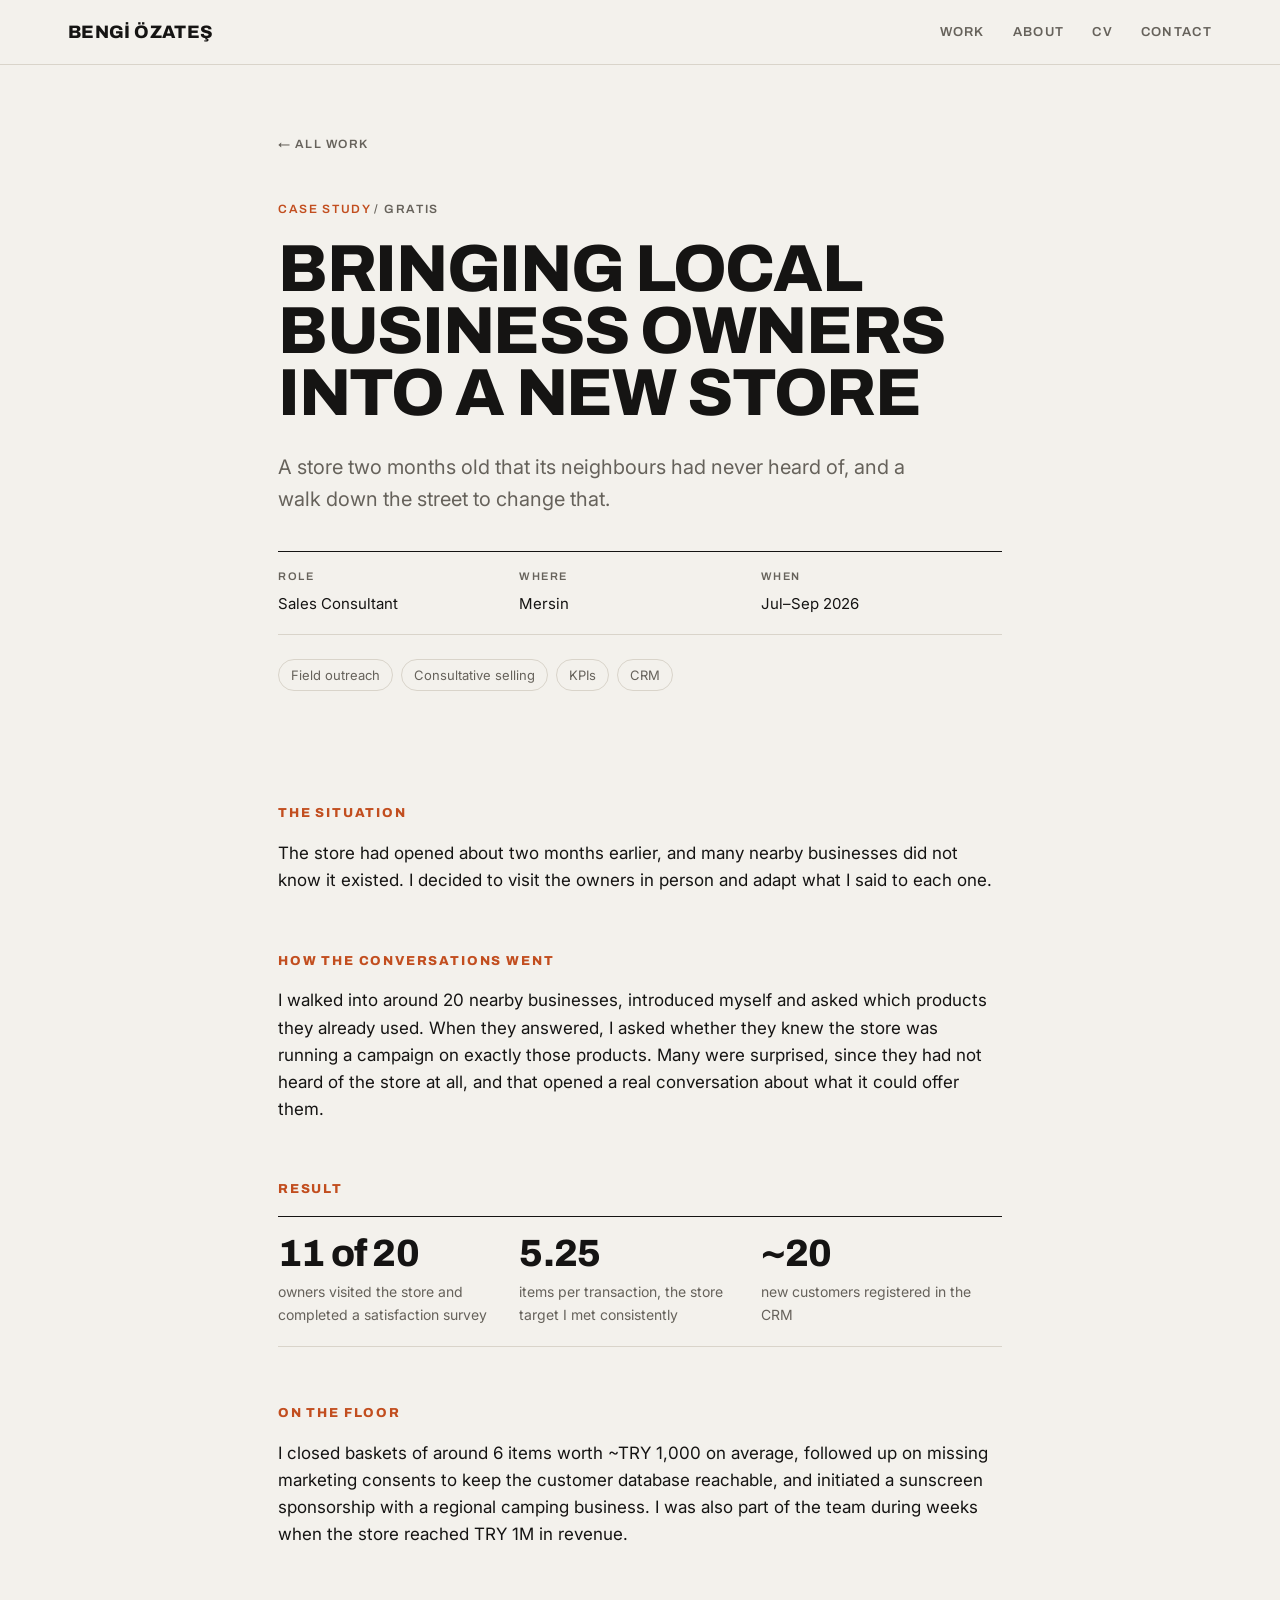
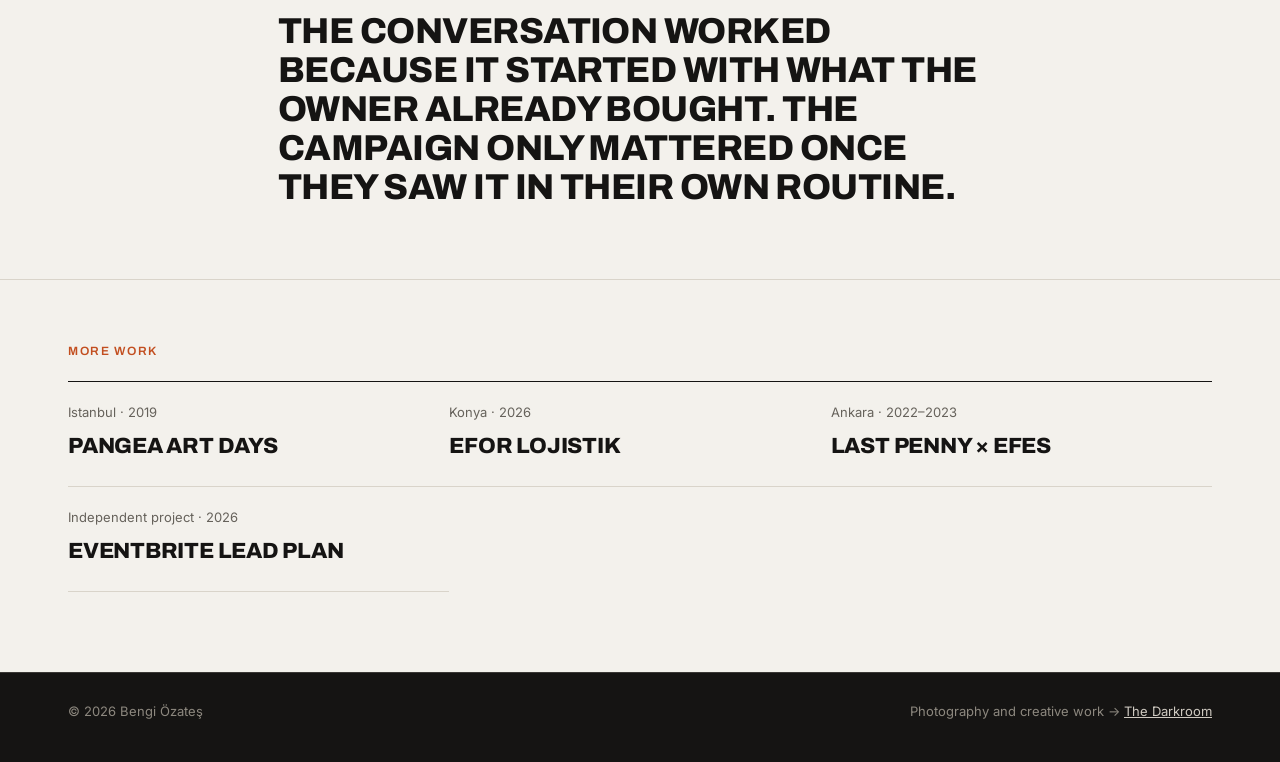
<file: gratis.html>
<!doctype html>
<html lang="en">
<head>
<meta charset="utf-8">
<meta name="viewport" content="width=device-width, initial-scale=1">
<meta name="referrer" content="strict-origin-when-cross-origin">
<title>Gratis | Bengi Özateş</title>
<meta name="description" content="A store two months old that its neighbours had never heard of, and a walk down the street to change that.">
<link rel="preconnect" href="https://fonts.googleapis.com">
<link rel="preconnect" href="https://fonts.gstatic.com" crossorigin>
<link href="https://fonts.googleapis.com/css2?family=Archivo:wght@400;500;600;800&family=Inter:wght@400;500;600&display=swap" rel="stylesheet">
<link rel="stylesheet" href="style.css">
</head>
<body>
<nav>
  <div class="wrap">
    <a class="logo" href="index.html" lang="tr">Bengi Özateş</a>
    <ul>
      <li><a href="index.html#work">Work</a></li>
      <li class="hide"><a href="index.html#about">About</a></li>
      <li><a href="Bengi_Ozates_CV.pdf">CV</a></li>
      <li><a href="index.html#contact">Contact</a></li>
    </ul>
  </div>
</nav>

<header class="case-hero">
  <div class="narrow">
    <a class="back" href="index.html#work">← All work</a><br>
    <span class="label"><b>Case study</b> / Gratis</span>
    <h1>Bringing local business owners into a new store</h1>
    <p class="sub">A store two months old that its neighbours had never heard of, and a walk down the street to change that.</p>
    <dl class="facts">
      <div><dt>Role</dt><dd>Sales Consultant</dd></div>
      <div><dt>Where</dt><dd>Mersin</dd></div>
      <div><dt>When</dt><dd>Jul–Sep 2026</dd></div>
    </dl>
    <ul class="tags"><li>Field outreach</li><li>Consultative selling</li><li>KPIs</li><li>CRM</li></ul>
    
  </div>
</header>
<article class="case-body">
  <div class="narrow">
    
    <h3>The situation</h3>
    <p>The store had opened about two months earlier, and many nearby businesses did not know it existed. I decided to visit the owners in person and adapt what I said to each one.</p>

    <h3>How the conversations went</h3>
    <p>I walked into around 20 nearby businesses, introduced myself and asked which products they already used. When they answered, I asked whether they knew the store was running a campaign on exactly those products. Many were surprised, since they had not heard of the store at all, and that opened a real conversation about what it could offer them.</p>

    <h3>Result</h3>
    <div class="result">
      <div><b>11 of 20</b><span>owners visited the store and completed a satisfaction survey</span></div>
      <div><b>5.25</b><span>items per transaction, the store target I met consistently</span></div>
      <div><b>~20</b><span>new customers registered in the CRM</span></div>
    </div>

    <h3>On the floor</h3>
    <p>I closed baskets of around 6 items worth ~TRY 1,000 on average, followed up on missing marketing consents to keep the customer database reachable, and initiated a sunscreen sponsorship with a regional camping business. I was also part of the team during weeks when the store reached TRY 1M in revenue.</p>

    <p class="quote">The conversation worked because it started with what the owner already bought. The campaign only mattered once they saw it in their own routine.</p>

  </div>
</article>
<section class="next">
  <div class="wrap">
    <span class="label"><b>More work</b></span>
    <div class="row">
      <a href="pangea.html"><small>Istanbul · 2019</small><strong>Pangea Art Days</strong></a>
      <a href="efor.html"><small>Konya · 2026</small><strong>Efor Lojistik</strong></a>
      <a href="lastpenny.html"><small>Ankara · 2022–2023</small><strong>Last Penny × Efes</strong></a>
      <a href="eventbrite.html"><small>Independent project · 2026</small><strong>Eventbrite lead plan</strong></a>
    </div>
  </div>
</section>
<footer>
  <div class="wrap">
    <span>© 2026 Bengi Özateş</span>
    <span>Photography and creative work → <a href="https://bengiozates.github.io/darkroom/">The Darkroom</a></span>
  </div>
</footer>
</body>
</html>
</file>
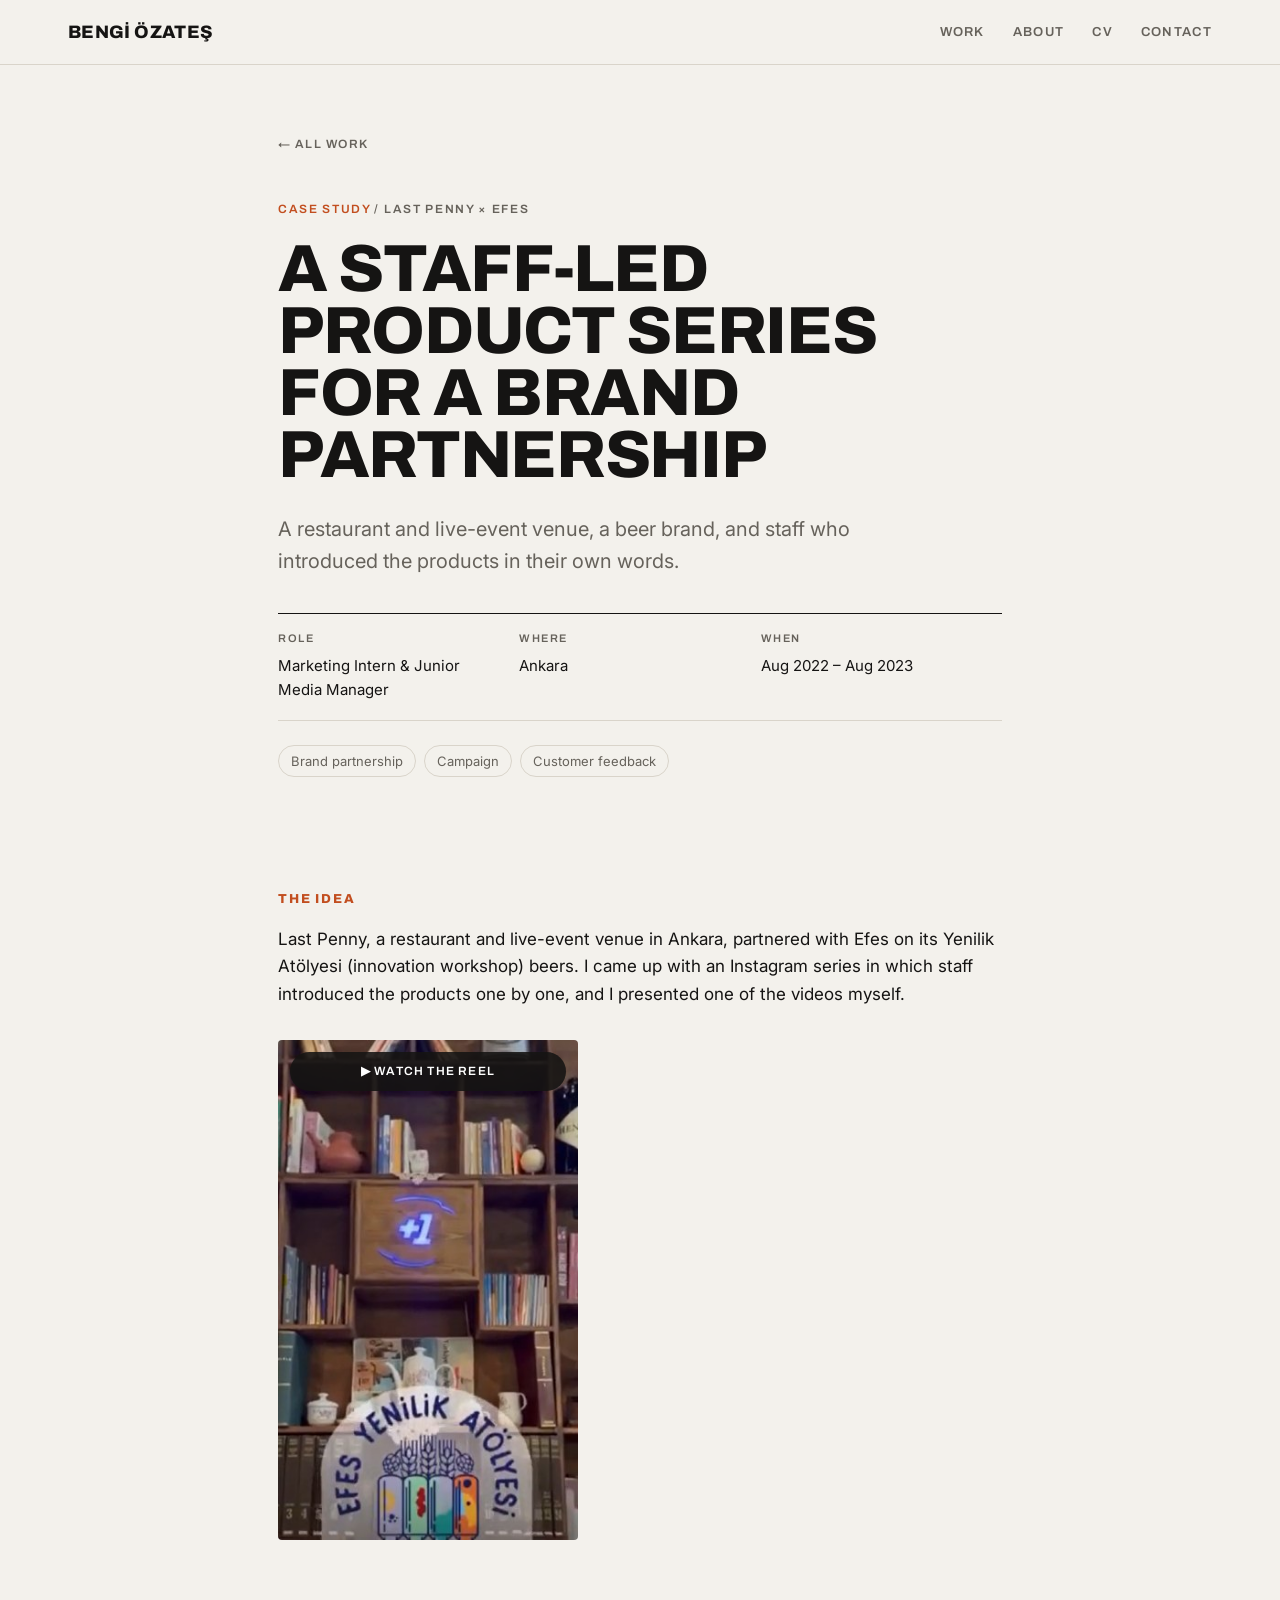
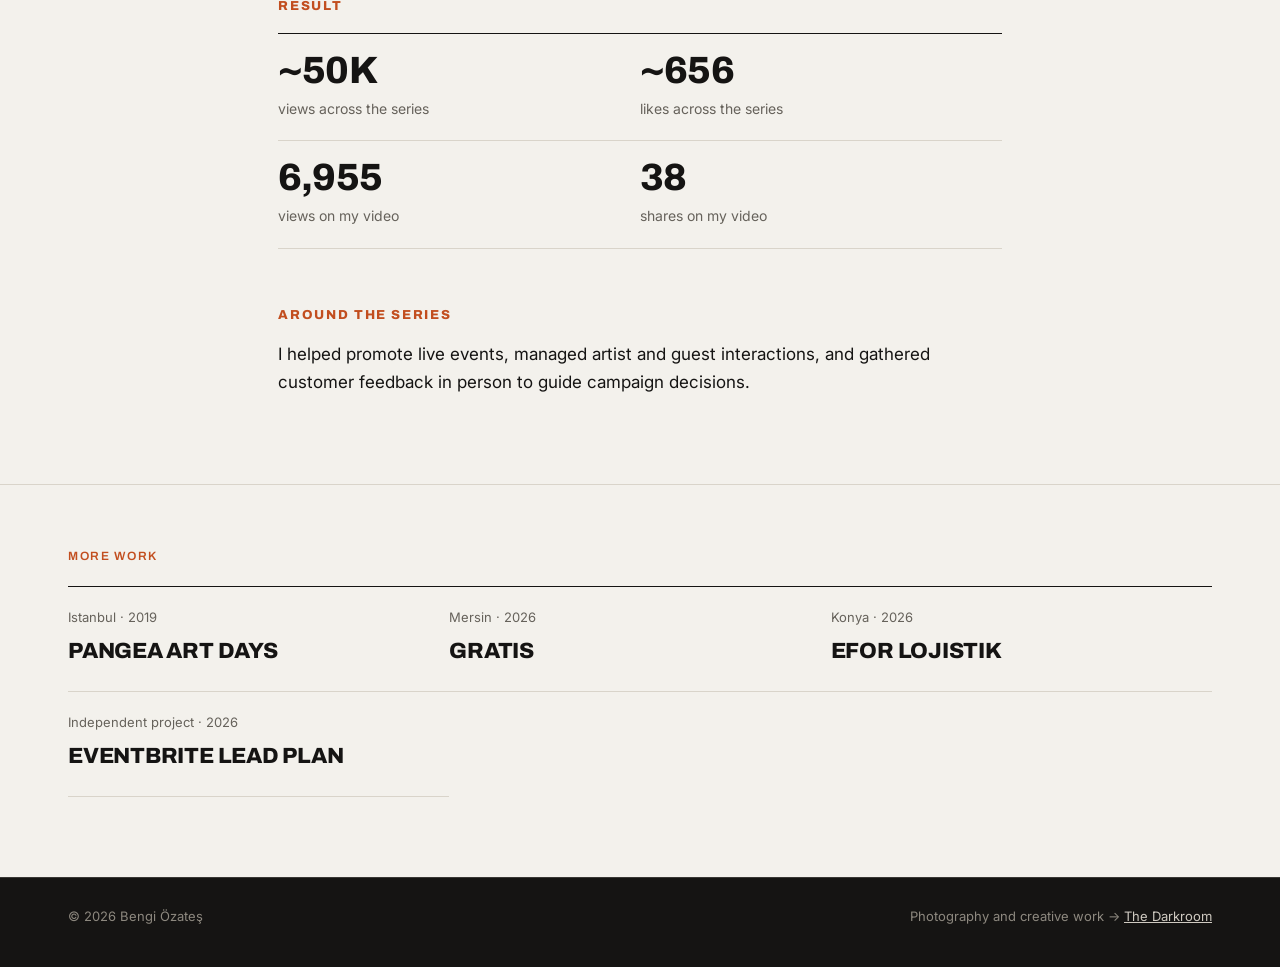
<file: lastpenny.html>
<!doctype html>
<html lang="en">
<head>
<meta charset="utf-8">
<meta name="viewport" content="width=device-width, initial-scale=1">
<meta name="referrer" content="strict-origin-when-cross-origin">
<title>Last Penny × Efes | Bengi Özateş</title>
<meta name="description" content="A restaurant and live-event venue, a beer brand, and staff who introduced the products in their own words.">
<link rel="preconnect" href="https://fonts.googleapis.com">
<link rel="preconnect" href="https://fonts.gstatic.com" crossorigin>
<link href="https://fonts.googleapis.com/css2?family=Archivo:wght@400;500;600;800&family=Inter:wght@400;500;600&display=swap" rel="stylesheet">
<link rel="stylesheet" href="style.css">
</head>
<body>
<nav>
  <div class="wrap">
    <a class="logo" href="index.html" lang="tr">Bengi Özateş</a>
    <ul>
      <li><a href="index.html#work">Work</a></li>
      <li class="hide"><a href="index.html#about">About</a></li>
      <li><a href="Bengi_Ozates_CV.pdf">CV</a></li>
      <li><a href="index.html#contact">Contact</a></li>
    </ul>
  </div>
</nav>

<header class="case-hero">
  <div class="narrow">
    <a class="back" href="index.html#work">← All work</a><br>
    <span class="label"><b>Case study</b> / Last Penny × Efes</span>
    <h1>A staff-led product series for a brand partnership</h1>
    <p class="sub">A restaurant and live-event venue, a beer brand, and staff who introduced the products in their own words.</p>
    <dl class="facts">
      <div><dt>Role</dt><dd>Marketing Intern &amp; Junior Media Manager</dd></div>
      <div><dt>Where</dt><dd>Ankara</dd></div>
      <div><dt>When</dt><dd>Aug 2022 – Aug 2023</dd></div>
    </dl>
    <ul class="tags"><li>Brand partnership</li><li>Campaign</li><li>Customer feedback</li></ul>
    
  </div>
</header>
<article class="case-body">
  <div class="narrow">
    
    <h3>The idea</h3>
    <p>Last Penny, a restaurant and live-event venue in Ankara, partnered with Efes on its Yenilik Atölyesi (innovation workshop) beers. I came up with an Instagram series in which staff introduced the products one by one, and I presented one of the videos myself.</p>
    <a class="reel" href="https://www.instagram.com/reel/CtelWKPIkeo/" target="_blank" rel="noopener noreferrer">
      <img src="img/efes-cover.jpg" alt="Efes Yenilik Atölyesi reel cover">
      <span class="play">▶ Watch the reel</span>
    </a>

    <h3>Result</h3>
    <div class="result two">
      <div><b>~50K</b><span>views across the series</span></div>
      <div><b>~656</b><span>likes across the series</span></div>
      <div><b>6,955</b><span>views on my video</span></div>
      <div><b>38</b><span>shares on my video</span></div>
    </div>

    <h3>Around the series</h3>
    <p>I helped promote live events, managed artist and guest interactions, and gathered customer feedback in person to guide campaign decisions.</p>


  </div>
</article>
<section class="next">
  <div class="wrap">
    <span class="label"><b>More work</b></span>
    <div class="row">
      <a href="pangea.html"><small>Istanbul · 2019</small><strong>Pangea Art Days</strong></a>
      <a href="gratis.html"><small>Mersin · 2026</small><strong>Gratis</strong></a>
      <a href="efor.html"><small>Konya · 2026</small><strong>Efor Lojistik</strong></a>
      <a href="eventbrite.html"><small>Independent project · 2026</small><strong>Eventbrite lead plan</strong></a>
    </div>
  </div>
</section>
<footer>
  <div class="wrap">
    <span>© 2026 Bengi Özateş</span>
    <span>Photography and creative work → <a href="https://bengiozates.github.io/darkroom/">The Darkroom</a></span>
  </div>
</footer>
</body>
</html>
</file>
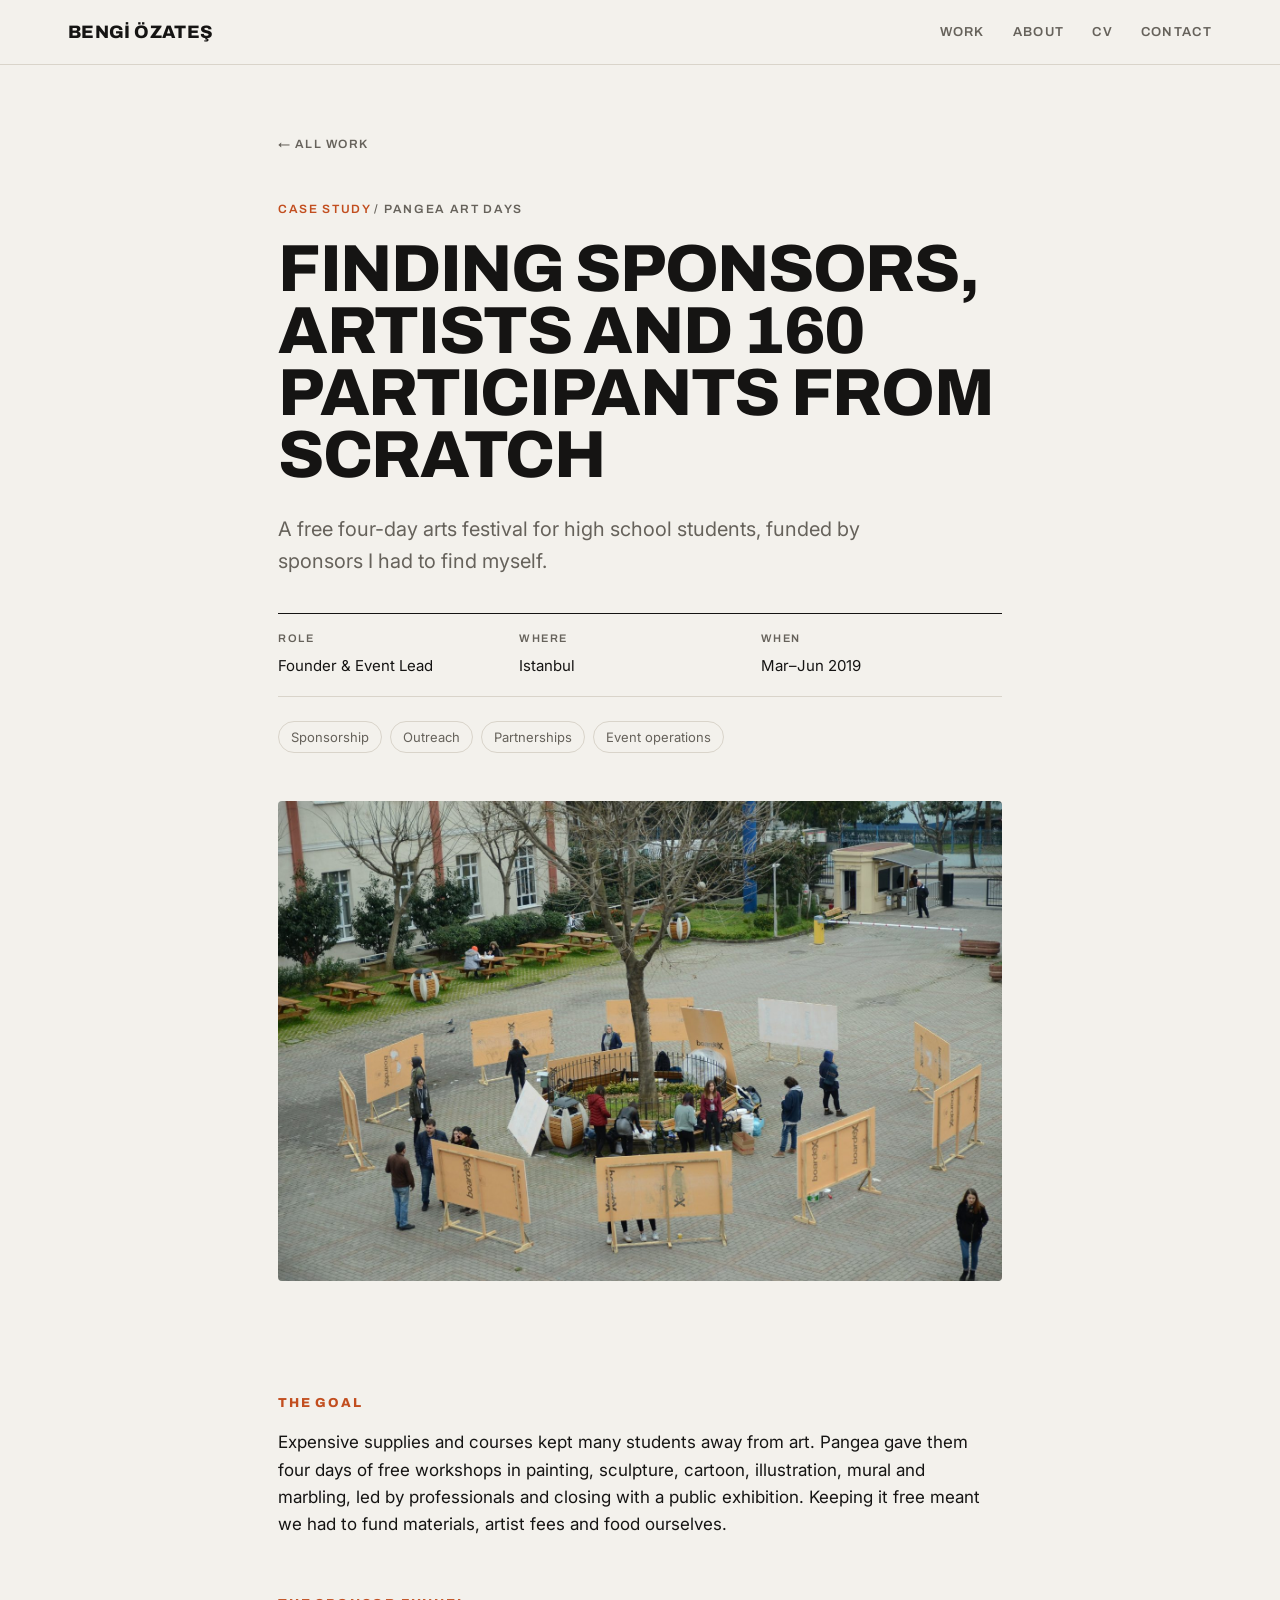
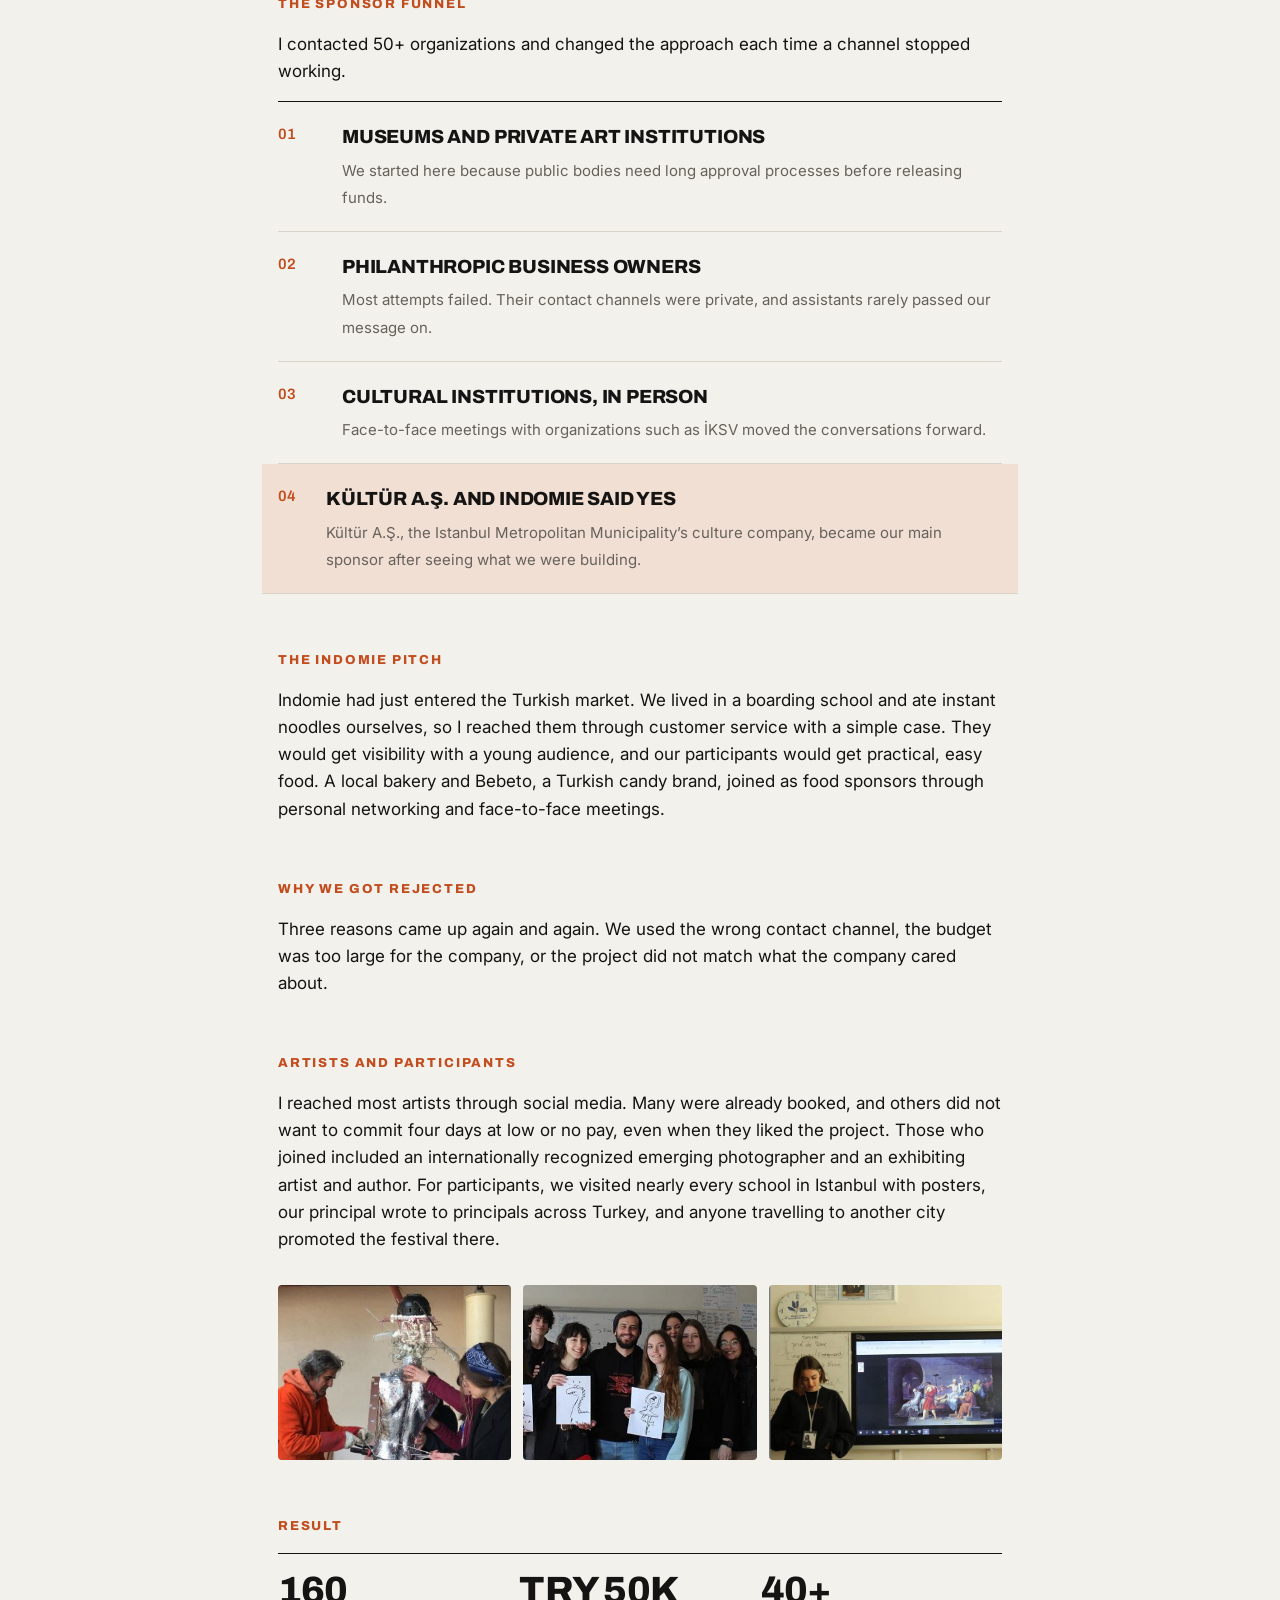
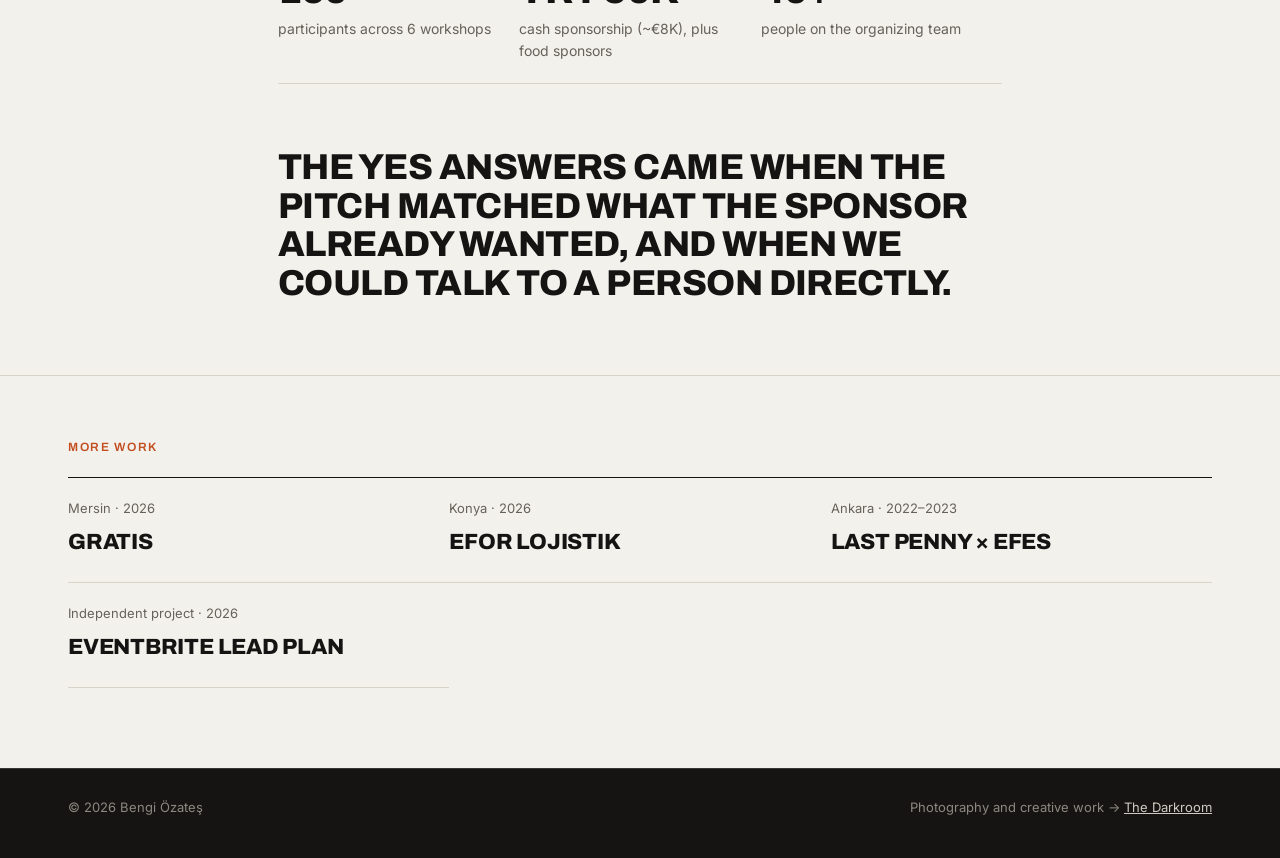
<file: pangea.html>
<!doctype html>
<html lang="en">
<head>
<meta charset="utf-8">
<meta name="viewport" content="width=device-width, initial-scale=1">
<meta name="referrer" content="strict-origin-when-cross-origin">
<title>Pangea Art Days | Bengi Özateş</title>
<meta name="description" content="A free four-day arts festival for high school students, funded by sponsors I had to find myself.">
<link rel="preconnect" href="https://fonts.googleapis.com">
<link rel="preconnect" href="https://fonts.gstatic.com" crossorigin>
<link href="https://fonts.googleapis.com/css2?family=Archivo:wght@400;500;600;800&family=Inter:wght@400;500;600&display=swap" rel="stylesheet">
<link rel="stylesheet" href="style.css">
</head>
<body>
<nav>
  <div class="wrap">
    <a class="logo" href="index.html" lang="tr">Bengi Özateş</a>
    <ul>
      <li><a href="index.html#work">Work</a></li>
      <li class="hide"><a href="index.html#about">About</a></li>
      <li><a href="Bengi_Ozates_CV.pdf">CV</a></li>
      <li><a href="index.html#contact">Contact</a></li>
    </ul>
  </div>
</nav>

<header class="case-hero">
  <div class="narrow">
    <a class="back" href="index.html#work">← All work</a><br>
    <span class="label"><b>Case study</b> / Pangea Art Days</span>
    <h1>Finding sponsors, artists and 160 participants from scratch</h1>
    <p class="sub">A free four-day arts festival for high school students, funded by sponsors I had to find myself.</p>
    <dl class="facts">
      <div><dt>Role</dt><dd>Founder &amp; Event Lead</dd></div>
      <div><dt>Where</dt><dd>Istanbul</dd></div>
      <div><dt>When</dt><dd>Mar–Jun 2019</dd></div>
    </dl>
    <ul class="tags"><li>Sponsorship</li><li>Outreach</li><li>Partnerships</li><li>Event operations</li></ul>
    <figure class="case-img"><img src="img/pangea-courtyard.jpg" alt="Mural workshop panels set up in a school courtyard"></figure>
  </div>
</header>
<article class="case-body">
  <div class="narrow">
    
    <h3>The goal</h3>
    <p>Expensive supplies and courses kept many students away from art. Pangea gave them four days of free workshops in painting, sculpture, cartoon, illustration, mural and marbling, led by professionals and closing with a public exhibition. Keeping it free meant we had to fund materials, artist fees and food ourselves.</p>

    <h3>The sponsor funnel</h3>
    <p>I contacted 50+ organizations and changed the approach each time a channel stopped working.</p>
    <ol class="funnel">
      <li><strong>Museums and private art institutions</strong><span>We started here because public bodies need long approval processes before releasing funds.</span></li>
      <li><strong>Philanthropic business owners</strong><span>Most attempts failed. Their contact channels were private, and assistants rarely passed our message on.</span></li>
      <li><strong>Cultural institutions, in person</strong><span>Face-to-face meetings with organizations such as İKSV moved the conversations forward.</span></li>
      <li class="win"><strong>Kültür A.Ş. and Indomie said yes</strong><span>Kültür A.Ş., the Istanbul Metropolitan Municipality’s culture company, became our main sponsor after seeing what we were building.</span></li>
    </ol>

    <h3>The Indomie pitch</h3>
    <p>Indomie had just entered the Turkish market. We lived in a boarding school and ate instant noodles ourselves, so I reached them through customer service with a simple case. They would get visibility with a young audience, and our participants would get practical, easy food. A local bakery and Bebeto, a Turkish candy brand, joined as food sponsors through personal networking and face-to-face meetings.</p>

    <h3>Why we got rejected</h3>
    <p>Three reasons came up again and again. We used the wrong contact channel, the budget was too large for the company, or the project did not match what the company cared about.</p>

    <h3>Artists and participants</h3>
    <p>I reached most artists through social media. Many were already booked, and others did not want to commit four days at low or no pay, even when they liked the project. Those who joined included an internationally recognized emerging photographer and an exhibiting artist and author. For participants, we visited nearly every school in Istanbul with posters, our principal wrote to principals across Turkey, and anyone travelling to another city promoted the festival there.</p>
    <div class="grid3">
      <img src="img/pangea-sculpture.jpg" alt="A sculptor working with participants">
      <img src="img/pangea-cartoon.jpg" alt="Participants holding drawings from the cartoon workshop">
      <img src="img/pangea-arthistory.jpg" alt="An art history session">
    </div>

    <h3>Result</h3>
    <div class="result">
      <div><b>160</b><span>participants across 6 workshops</span></div>
      <div><b>TRY 50K</b><span>cash sponsorship (~€8K), plus food sponsors</span></div>
      <div><b>40+</b><span>people on the organizing team</span></div>
    </div>

    <p class="quote">The yes answers came when the pitch matched what the sponsor already wanted, and when we could talk to a person directly.</p>

  </div>
</article>
<section class="next">
  <div class="wrap">
    <span class="label"><b>More work</b></span>
    <div class="row">
      <a href="gratis.html"><small>Mersin · 2026</small><strong>Gratis</strong></a>
      <a href="efor.html"><small>Konya · 2026</small><strong>Efor Lojistik</strong></a>
      <a href="lastpenny.html"><small>Ankara · 2022–2023</small><strong>Last Penny × Efes</strong></a>
      <a href="eventbrite.html"><small>Independent project · 2026</small><strong>Eventbrite lead plan</strong></a>
    </div>
  </div>
</section>
<footer>
  <div class="wrap">
    <span>© 2026 Bengi Özateş</span>
    <span>Photography and creative work → <a href="https://bengiozates.github.io/darkroom/">The Darkroom</a></span>
  </div>
</footer>
</body>
</html>
</file>
<file: style.css>
:root{--bg:#f3f1ec;--ink:#151413;--muted:#66625b;--line:#d9d4ca;--accent:#c24e1f;--accent-soft:#f1dfd4;--dark:#151413;--on-dark:#ece9e2;--surface:#fbfaf7;
--display:"Archivo","Arial Narrow",Arial,sans-serif;--sans:"Inter",system-ui,sans-serif}
*{box-sizing:border-box}
html{scroll-behavior:smooth}
body{margin:0;background:var(--bg);color:var(--ink);font-family:var(--sans);font-size:17px;line-height:1.6;-webkit-font-smoothing:antialiased}
a{color:inherit;text-decoration:none}
img{display:block;max-width:100%}
p{margin:0 0 16px}
.wrap{max-width:1200px;margin:0 auto;padding:0 28px}
.narrow{max-width:780px;margin:0 auto;padding:0 28px}
.label{font-family:var(--display);font-size:12px;font-weight:600;letter-spacing:.14em;text-transform:uppercase;color:var(--muted)}
.label b{color:var(--accent);font-weight:600}

nav{border-bottom:1px solid var(--line);background:var(--bg);position:sticky;top:0;z-index:10}
nav .wrap{display:flex;justify-content:space-between;align-items:center;height:64px}
.logo{font-family:var(--display);font-weight:800;font-size:18px;letter-spacing:.02em;text-transform:uppercase}
.name{text-transform:uppercase}
nav ul{display:flex;gap:28px;list-style:none;margin:0;padding:0;font-family:var(--display);font-size:13px;font-weight:600;letter-spacing:.1em;text-transform:uppercase}
nav ul a{color:var(--muted)} nav ul a:hover{color:var(--ink)}

h1,h2,h3,h4{font-family:var(--display);font-weight:800;text-transform:uppercase;letter-spacing:-.02em;margin:0}
.btn{display:inline-block;padding:14px 22px;border:1.5px solid var(--ink);border-radius:999px;font-family:var(--display);font-weight:600;font-size:13px;letter-spacing:.1em;text-transform:uppercase;transition:opacity .15s}
.btn.solid{background:var(--ink);color:var(--bg)}
.btn:hover{opacity:.8}
.dark .btn{border-color:var(--on-dark)} .dark .btn.solid{background:var(--on-dark);color:var(--dark)}

/* hero */
.hero{padding:88px 0 56px}
.hero h1{font-size:clamp(44px,8.6vw,124px);line-height:.92;letter-spacing:-.025em;margin:22px 0 0}
.hero h1 span{color:var(--accent)}
.hero .row{display:grid;grid-template-columns:1.3fr 1fr;gap:48px;margin-top:48px;align-items:end}
.hero .lead{font-size:20px;line-height:1.55;margin:0;max-width:620px}
.hero .lead em{font-style:normal;color:var(--muted)}
.cta{display:flex;gap:12px;flex-wrap:wrap;justify-content:flex-end}
.stats{display:grid;grid-template-columns:repeat(4,1fr);border-top:1.5px solid var(--ink);border-bottom:1px solid var(--line);margin:56px 0 0}
.stats div{padding:20px 20px 22px 0}
.stats b{font-family:var(--display);font-weight:800;font-size:34px;letter-spacing:-.02em;display:block;line-height:1}
.stats span{font-size:14px;color:var(--muted);display:block;margin-top:8px;line-height:1.4}

.band img{width:100%;height:min(56vw,560px);object-fit:cover;object-position:center 40%}
.cap{display:flex;justify-content:space-between;gap:16px;padding:12px 0;font-size:13px;color:var(--muted)}

section.block{padding:104px 0}
.head{display:flex;justify-content:space-between;align-items:end;gap:24px;flex-wrap:wrap;margin-bottom:40px}
.head p{max-width:400px;color:var(--muted);margin:0}
h2{font-size:clamp(34px,5vw,64px);line-height:.95;margin-top:14px}

.list{border-top:1.5px solid var(--ink)}
.item{display:grid;grid-template-columns:70px 1.1fr 1.4fr 40px;gap:24px;align-items:baseline;padding:30px 0;border-bottom:1px solid var(--line);transition:padding .2s,background .2s}
.item:hover{background:#ebe8e1;padding-left:12px;padding-right:12px}
.item .n{font-family:var(--display);font-weight:600;color:var(--accent);font-size:15px}
.item h3{font-size:clamp(24px,2.8vw,36px);line-height:1}
.item .meta{display:block;font-size:13px;color:var(--muted);margin-top:10px;letter-spacing:.04em}
.item p{margin:0;font-size:17px}
.item .arrow{font-size:24px;text-align:right}

/* gallery */
.gallery{display:grid;grid-template-columns:1fr 1.25fr 1fr 1.25fr;gap:16px;align-items:end;margin-top:72px}
.gallery figure{margin:0}
.gallery img{width:100%;object-fit:cover;border-radius:4px}
.gallery .tall img{aspect-ratio:9/14;object-position:center 85%}
.gallery .wide img{aspect-ratio:4/3}
.gallery .sq img{aspect-ratio:1/1}
.gallery figcaption{font-size:12px;letter-spacing:.06em;text-transform:uppercase;color:var(--muted);margin-top:10px;font-family:var(--display);font-weight:600}
.gallery a figcaption{color:var(--accent)}

/* how */
.dark{background:var(--dark);color:var(--on-dark)}
.dark .label{color:#9a958c}
.steps{display:grid;grid-template-columns:repeat(4,1fr);border-top:1px solid #3a3835;margin-top:8px}
.step{padding:26px 24px 0 0;border-right:1px solid #3a3835;margin-right:24px}
.step:last-child{border-right:0;margin-right:0}
.step .n{font-family:var(--display);color:var(--accent);font-weight:600;font-size:14px}
.step h4{font-size:22px;line-height:1.05;margin:14px 0 12px;letter-spacing:-.005em}
.step p{font-size:15px;color:#b9b4ab;margin:0 0 6px}
.step small{font-size:12px;letter-spacing:.1em;text-transform:uppercase;color:#7f7a72}

/* about */
.about .grid{display:grid;grid-template-columns:340px 1fr;gap:64px;align-items:start}
.about img{width:100%;aspect-ratio:3/4;object-fit:cover;object-position:center top;border-radius:4px}
.about h2{margin-bottom:28px}
.about p{font-size:18px}
.chips{display:flex;flex-wrap:wrap;gap:8px;list-style:none;padding:0;margin:26px 0 0}
.chips li{border:1px solid var(--line);padding:6px 13px;border-radius:999px;font-size:14px}

/* contact */
.contact h2{font-size:clamp(48px,10vw,140px);line-height:.9;margin:18px 0 32px}
.contact h2 span{color:var(--accent)}
.contact p{color:#b9b4ab;max-width:520px;margin-bottom:30px}
footer{padding:28px 0 40px;font-size:13px;color:#8d887f;background:var(--dark);border-top:1px solid #3a3835}
footer .wrap{display:flex;justify-content:space-between;gap:16px;flex-wrap:wrap}
footer a{color:#cfcac1;text-decoration:underline}

/* case pages */
.case-hero{padding:64px 0 32px}
.back{display:inline-block;font-family:var(--display);font-size:12px;font-weight:600;letter-spacing:.12em;text-transform:uppercase;color:var(--muted);margin-bottom:40px}
.back:hover{color:var(--ink)}
.case-hero h1{font-size:clamp(36px,5.2vw,68px);line-height:.93;margin:18px 0 26px}
.case-hero .sub{font-size:20px;color:var(--muted);max-width:640px;margin:0 0 36px}
.facts{display:grid;grid-template-columns:repeat(3,1fr);border-top:1.5px solid var(--ink);border-bottom:1px solid var(--line);margin:0}
.facts div{padding:16px 16px 18px 0}
.facts dt{font-family:var(--display);font-size:11px;font-weight:600;letter-spacing:.14em;text-transform:uppercase;color:var(--muted)}
.facts dd{margin:6px 0 0;font-size:15px}
.case-img{margin:48px 0 0}
.case-img img{width:100%;max-height:620px;object-fit:cover;border-radius:4px}
.case-body{padding:24px 0 72px}
.case-body h3{font-size:13px;letter-spacing:.14em;color:var(--accent);margin:56px 0 16px}
.tags{display:flex;flex-wrap:wrap;gap:8px;margin:24px 0 0;padding:0;list-style:none}
.tags li{font-size:13px;border:1px solid var(--line);padding:5px 12px;border-radius:999px;color:var(--muted)}
.funnel{list-style:none;margin:8px 0 0;padding:0;counter-reset:f;border-top:1.5px solid var(--ink)}
.funnel li{position:relative;padding:20px 0 20px 64px;border-bottom:1px solid var(--line)}
.funnel li::before{counter-increment:f;content:"0" counter(f);position:absolute;left:0;top:20px;font-family:var(--display);font-weight:600;color:var(--accent);font-size:15px}
.funnel strong{display:block;font-family:var(--display);font-weight:800;text-transform:uppercase;font-size:19px;letter-spacing:-.01em;margin-bottom:4px}
.funnel span{color:var(--muted);font-size:15px}
.funnel li.win{background:var(--accent-soft);padding-left:64px;margin:0 -16px;padding-right:16px}
.funnel li.win::before{left:16px}
.result{display:grid;grid-template-columns:repeat(3,1fr);border-top:1.5px solid var(--ink);margin:8px 0 0}
.result.two{grid-template-columns:1fr 1fr}
.result div{padding:18px 18px 20px 0;border-bottom:1px solid var(--line)}
.result b{display:block;font-family:var(--display);font-weight:800;font-size:38px;letter-spacing:-.02em;line-height:1}
.result span{font-size:14px;color:var(--muted);display:block;margin-top:8px}
.grid3{display:grid;grid-template-columns:repeat(3,1fr);gap:12px;margin:32px 0 0}
.grid3 img{border-radius:4px;aspect-ratio:4/3;object-fit:cover;width:100%}
.quote{margin:64px 0 0;font-family:var(--display);font-weight:800;text-transform:uppercase;font-size:clamp(24px,3.2vw,36px);line-height:1.08;letter-spacing:-.015em}
.reel{display:block;max-width:300px;position:relative;margin:32px 0 0}
.reel img{border-radius:4px;width:100%}
.reel .play{position:absolute;left:12px;right:12px;top:12px;background:rgba(21,20,19,.88);color:#fff;font-family:var(--display);font-weight:600;font-size:12px;letter-spacing:.1em;text-transform:uppercase;padding:10px 12px;border-radius:999px;text-align:center}
.next{border-top:1px solid var(--line);padding:56px 0 80px}
.next .row{display:grid;grid-template-columns:repeat(3,1fr);border-top:1.5px solid var(--ink);margin-top:18px}
.next a{display:block;padding:20px 16px 22px 0;border-bottom:1px solid var(--line)}
.next a:hover strong{color:var(--accent)}
.next small{display:block;font-size:13px;color:var(--muted);margin-bottom:6px}
.next strong{font-family:var(--display);font-weight:800;text-transform:uppercase;font-size:22px;letter-spacing:-.01em}

@media (max-width:820px){
  body{font-size:16px}
  .wrap,.narrow{padding:0 16px}
  nav ul{gap:16px} nav ul .hide{display:none}
  .hero{padding:52px 0 40px}
  .hero .row{grid-template-columns:1fr;gap:28px}
  .cta{justify-content:flex-start}
  .stats{grid-template-columns:1fr 1fr}
  section.block{padding:64px 0}
  .item{grid-template-columns:40px 1fr;gap:8px 14px;padding:24px 0}
  .item p{grid-column:2}
  .item .arrow{display:none}
  .gallery{grid-template-columns:1fr 1fr;margin-top:48px}
  .steps{grid-template-columns:1fr}
  .step{border-right:0;margin-right:0;border-bottom:1px solid #3a3835;padding-bottom:24px}
  .about .grid{grid-template-columns:1fr;gap:32px}
  .about img{max-width:260px}
  .case-hero{padding:40px 0 24px}
  .facts,.result,.result.two,.next .row{grid-template-columns:1fr}
  .grid3{grid-template-columns:1fr 1fr}
  .grid3 img:last-child{grid-column:span 2;aspect-ratio:16/9}
  .funnel li.win{margin:0 -8px;padding-right:8px}
}
</file>
